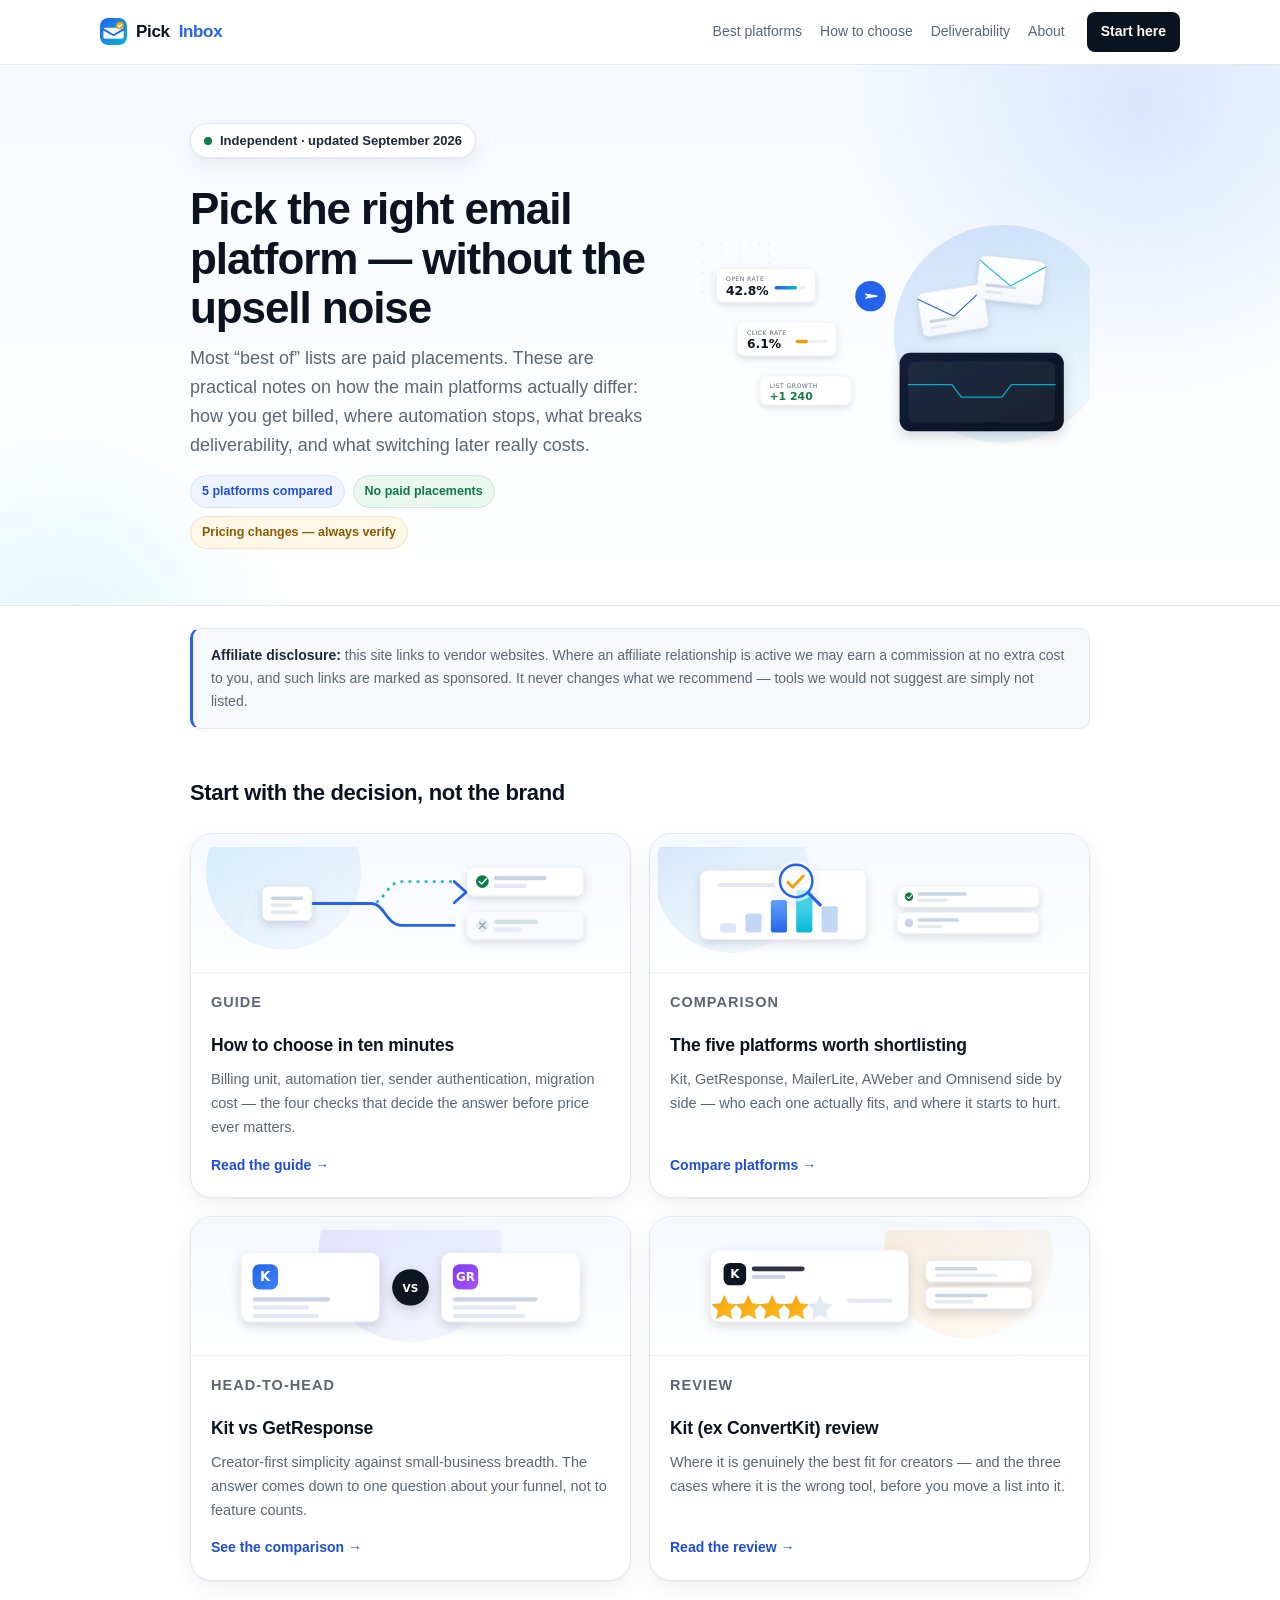
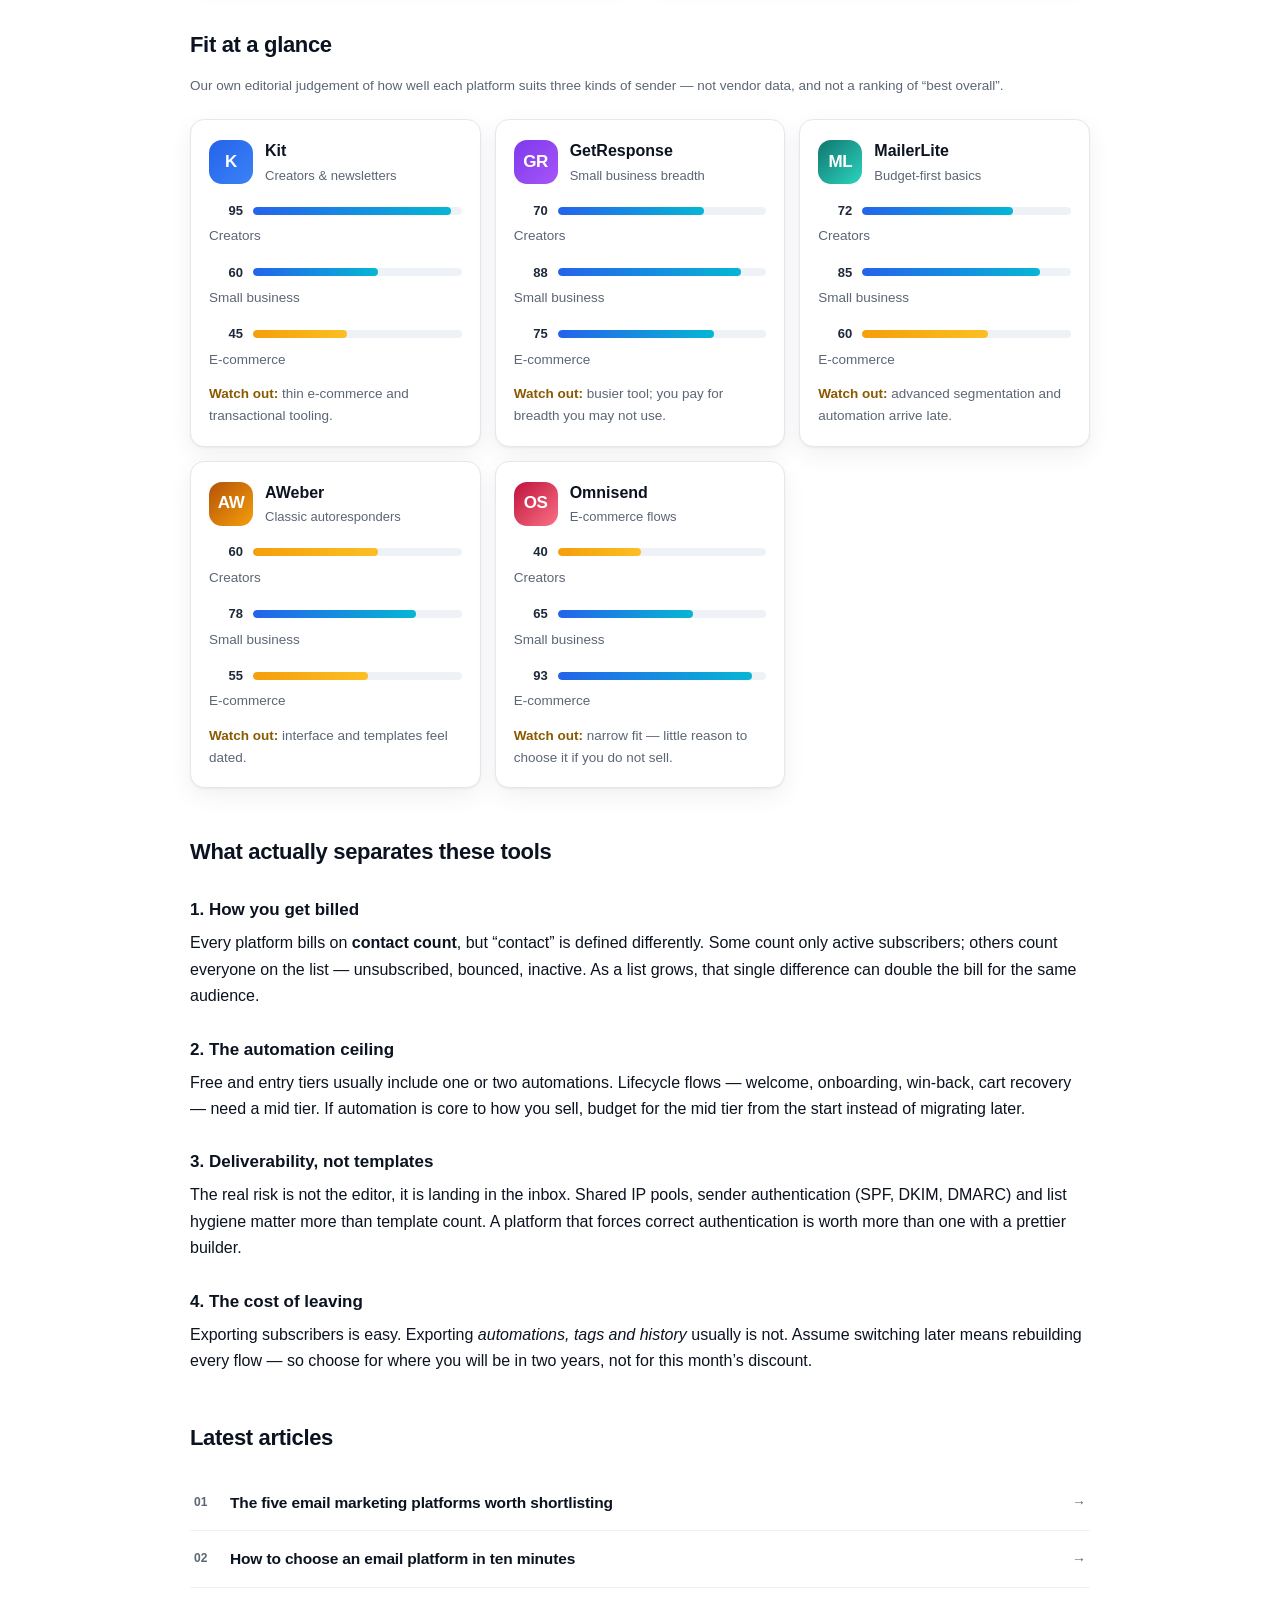
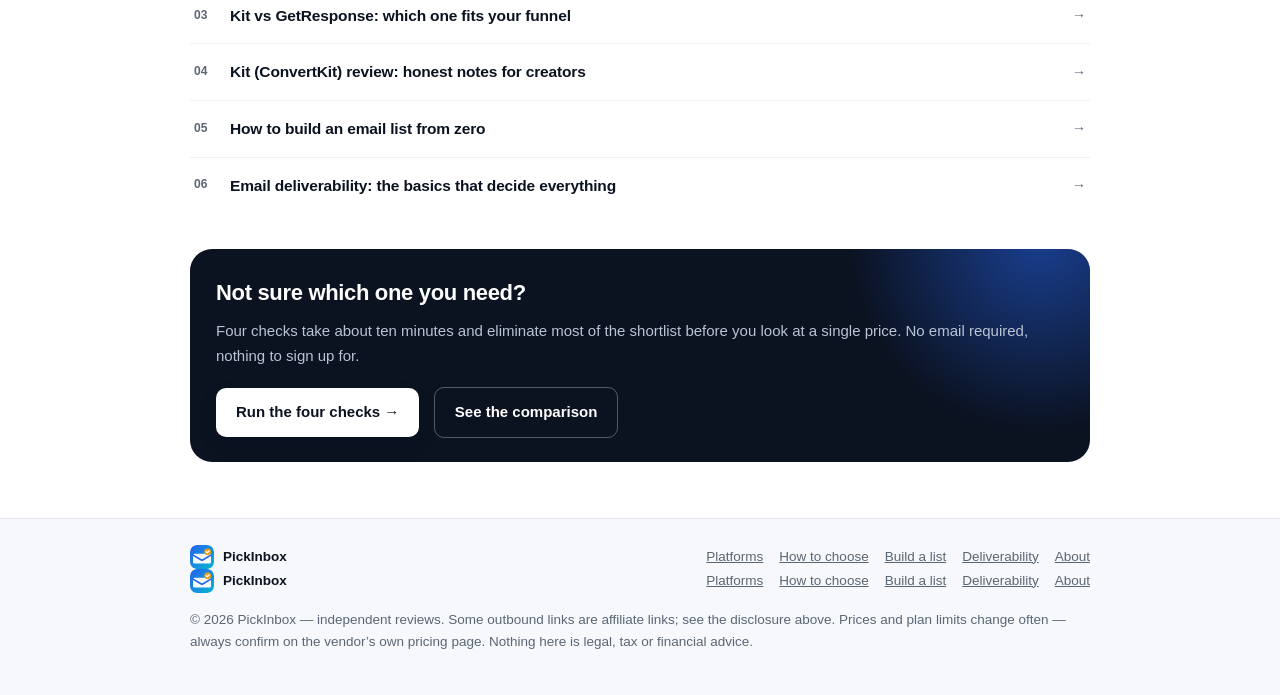
<file: index.html>
<!DOCTYPE html>
<html lang="en">
<head>
<meta charset="utf-8">
<meta name="viewport" content="width=device-width, initial-scale=1">
<title>PickInbox — choose the right email marketing platform</title>
<meta name="description" content="Plain-English comparisons of email marketing and creator platforms: how they really differ on billing, automation, deliverability and migration cost. Independent notes, no paid placements.">
<link rel="canonical" href="https://ostrovde.github.io/pickinbox/">
<link rel="icon" href="assets/img/favicon.svg" type="image/svg+xml">
<meta property="og:type" content="website">
<meta property="og:title" content="PickInbox — choose the right email marketing platform">
<meta property="og:description" content="How the main email platforms actually differ: billing unit, automation ceiling, deliverability, and what leaving costs.">
<meta property="og:image" content="https://ostrovde.github.io/pickinbox/assets/img/og-cover.png">
<meta property="og:url" content="https://ostrovde.github.io/pickinbox/">
<meta name="twitter:card" content="summary_large_image">
<link rel="stylesheet" href="assets/style.css">
</head>
<body>

<header>
  <div class="wrap-wide">
    <a class="brand" href="index.html"><img src="assets/img/favicon.svg" alt="">Pick<span>Inbox</span></a>
    <nav>
      <a href="best-email-marketing-platforms.html">Best platforms</a>
      <a href="how-to-choose-email-platform.html">How to choose</a>
      <a href="email-deliverability-basics.html">Deliverability</a>
      <a href="about.html">About</a>
      <a class="cta-nav" href="how-to-choose-email-platform.html">Start here</a>
    </nav>
  </div>
</header>

<section class="band">
  <div class="wrap band-in">
    <div>
      <p class="hchip"><i></i> Independent · updated September 2026</p>
      <h1>Pick the right email platform — without the upsell noise</h1>
      <p class="lede">Most “best of” lists are paid placements. These are practical notes on how the
      main platforms actually differ: how you get billed, where automation stops, what breaks
      deliverability, and what switching later really costs.</p>
      <div class="badges">
        <span class="badge">5 platforms compared</span>
        <span class="badge ok">No paid placements</span>
        <span class="badge warm">Pricing changes — always verify</span>
      </div>
    </div>
    <figure class="band-art">
      <img src="assets/img/hero-inbox.svg" width="1120" height="620"
           alt="Message cards flying into an inbox tray, with open-rate, click-rate and list-growth metrics">
    </figure>
  </div>
</section>

<main class="wrap">

  <div class="note">
    <b>Affiliate disclosure:</b> this site links to vendor websites. Where an affiliate relationship
    is active we may earn a commission at no extra cost to you, and such links are marked as
    sponsored. It never changes what we recommend — tools we would not suggest are simply not listed.
  </div>

  <h2>Start with the decision, not the brand</h2>
  <div class="cards">
    <div class="card">
      <a class="thumb" href="how-to-choose-email-platform.html"><img src="assets/img/g-choose.svg"
         width="1200" height="320" alt=""></a>
      <div class="body">
        <p class="tag">Guide</p>
        <h3>How to choose in ten minutes</h3>
        <p>Billing unit, automation tier, sender authentication, migration cost — the four checks that
        decide the answer before price ever matters.</p>
        <a class="more" href="how-to-choose-email-platform.html">Read the guide →</a>
      </div>
    </div>
    <div class="card">
      <a class="thumb" href="best-email-marketing-platforms.html"><img src="assets/img/g-compare.svg"
         width="1200" height="320" alt=""></a>
      <div class="body">
        <p class="tag">Comparison</p>
        <h3>The five platforms worth shortlisting</h3>
        <p>Kit, GetResponse, MailerLite, AWeber and Omnisend side by side — who each one actually
        fits, and where it starts to hurt.</p>
        <a class="more" href="best-email-marketing-platforms.html">Compare platforms →</a>
      </div>
    </div>
    <div class="card">
      <a class="thumb" href="kit-vs-getresponse.html"><img src="assets/img/g-duel.svg"
         width="1200" height="320" alt=""></a>
      <div class="body">
        <p class="tag">Head-to-head</p>
        <h3>Kit vs GetResponse</h3>
        <p>Creator-first simplicity against small-business breadth. The answer comes down to one
        question about your funnel, not to feature counts.</p>
        <a class="more" href="kit-vs-getresponse.html">See the comparison →</a>
      </div>
    </div>
    <div class="card">
      <a class="thumb" href="kit-review.html"><img src="assets/img/g-review.svg"
         width="1200" height="320" alt=""></a>
      <div class="body">
        <p class="tag">Review</p>
        <h3>Kit (ex ConvertKit) review</h3>
        <p>Where it is genuinely the best fit for creators — and the three cases where it is the wrong
        tool, before you move a list into it.</p>
        <a class="more" href="kit-review.html">Read the review →</a>
      </div>
    </div>
  </div>

  <h2>Fit at a glance</h2>
  <p class="small">Our own editorial judgement of how well each platform suits three kinds of sender —
  not vendor data, and not a ranking of “best overall”.</p>
  <div class="tiles">
    <div class="tile">
      <div class="tile-top">
        <span class="mono kit">K</span>
        <div><h3>Kit</h3><p class="for">Creators &amp; newsletters</p></div>
      </div>
      <div class="score"><span class="val">95</span><span class="track"><span class="fill" style="width:95%"></span></span></div>
      <p class="small" style="margin:4px 0 8px">Creators</p>
      <div class="score"><span class="val">60</span><span class="track"><span class="fill" style="width:60%"></span></span></div>
      <p class="small" style="margin:4px 0 8px">Small business</p>
      <div class="score"><span class="val">45</span><span class="track"><span class="fill warm" style="width:45%"></span></span></div>
      <p class="small" style="margin:4px 0 0">E-commerce</p>
      <p class="hurt"><b>Watch out:</b> thin e-commerce and transactional tooling.</p>
    </div>
    <div class="tile">
      <div class="tile-top">
        <span class="mono gr">GR</span>
        <div><h3>GetResponse</h3><p class="for">Small business breadth</p></div>
      </div>
      <div class="score"><span class="val">70</span><span class="track"><span class="fill" style="width:70%"></span></span></div>
      <p class="small" style="margin:4px 0 8px">Creators</p>
      <div class="score"><span class="val">88</span><span class="track"><span class="fill" style="width:88%"></span></span></div>
      <p class="small" style="margin:4px 0 8px">Small business</p>
      <div class="score"><span class="val">75</span><span class="track"><span class="fill" style="width:75%"></span></span></div>
      <p class="small" style="margin:4px 0 0">E-commerce</p>
      <p class="hurt"><b>Watch out:</b> busier tool; you pay for breadth you may not use.</p>
    </div>
    <div class="tile">
      <div class="tile-top">
        <span class="mono ml">ML</span>
        <div><h3>MailerLite</h3><p class="for">Budget-first basics</p></div>
      </div>
      <div class="score"><span class="val">72</span><span class="track"><span class="fill" style="width:72%"></span></span></div>
      <p class="small" style="margin:4px 0 8px">Creators</p>
      <div class="score"><span class="val">85</span><span class="track"><span class="fill" style="width:85%"></span></span></div>
      <p class="small" style="margin:4px 0 8px">Small business</p>
      <div class="score"><span class="val">60</span><span class="track"><span class="fill warm" style="width:60%"></span></span></div>
      <p class="small" style="margin:4px 0 0">E-commerce</p>
      <p class="hurt"><b>Watch out:</b> advanced segmentation and automation arrive late.</p>
    </div>
    <div class="tile">
      <div class="tile-top">
        <span class="mono aw">AW</span>
        <div><h3>AWeber</h3><p class="for">Classic autoresponders</p></div>
      </div>
      <div class="score"><span class="val">60</span><span class="track"><span class="fill warm" style="width:60%"></span></span></div>
      <p class="small" style="margin:4px 0 8px">Creators</p>
      <div class="score"><span class="val">78</span><span class="track"><span class="fill" style="width:78%"></span></span></div>
      <p class="small" style="margin:4px 0 8px">Small business</p>
      <div class="score"><span class="val">55</span><span class="track"><span class="fill warm" style="width:55%"></span></span></div>
      <p class="small" style="margin:4px 0 0">E-commerce</p>
      <p class="hurt"><b>Watch out:</b> interface and templates feel dated.</p>
    </div>
    <div class="tile">
      <div class="tile-top">
        <span class="mono os">OS</span>
        <div><h3>Omnisend</h3><p class="for">E-commerce flows</p></div>
      </div>
      <div class="score"><span class="val">40</span><span class="track"><span class="fill warm" style="width:40%"></span></span></div>
      <p class="small" style="margin:4px 0 8px">Creators</p>
      <div class="score"><span class="val">65</span><span class="track"><span class="fill" style="width:65%"></span></span></div>
      <p class="small" style="margin:4px 0 8px">Small business</p>
      <div class="score"><span class="val">93</span><span class="track"><span class="fill" style="width:93%"></span></span></div>
      <p class="small" style="margin:4px 0 0">E-commerce</p>
      <p class="hurt"><b>Watch out:</b> narrow fit — little reason to choose it if you do not sell.</p>
    </div>
  </div>

  <h2>What actually separates these tools</h2>

  <h3>1. How you get billed</h3>
  <p>Every platform bills on <b>contact count</b>, but “contact” is defined differently. Some count
  only active subscribers; others count everyone on the list — unsubscribed, bounced, inactive.
  As a list grows, that single difference can double the bill for the same audience.</p>

  <h3>2. The automation ceiling</h3>
  <p>Free and entry tiers usually include one or two automations. Lifecycle flows — welcome,
  onboarding, win-back, cart recovery — need a mid tier. If automation is core to how you sell,
  budget for the mid tier from the start instead of migrating later.</p>

  <h3>3. Deliverability, not templates</h3>
  <p>The real risk is not the editor, it is landing in the inbox. Shared IP pools, sender
  authentication (SPF, DKIM, DMARC) and list hygiene matter more than template count. A platform that
  forces correct authentication is worth more than one with a prettier builder.</p>

  <h3>4. The cost of leaving</h3>
  <p>Exporting subscribers is easy. Exporting <i>automations, tags and history</i> usually is not.
  Assume switching later means rebuilding every flow — so choose for where you will be in two years,
  not for this month’s discount.</p>

  <h2>Latest articles</h2>
  <ul class="artlist">
    <li><a href="best-email-marketing-platforms.html"><span class="num">01</span>
      <span class="t">The five email marketing platforms worth shortlisting</span>
      <span class="arrow">→</span></a></li>
    <li><a href="how-to-choose-email-platform.html"><span class="num">02</span>
      <span class="t">How to choose an email platform in ten minutes</span>
      <span class="arrow">→</span></a></li>
    <li><a href="kit-vs-getresponse.html"><span class="num">03</span>
      <span class="t">Kit vs GetResponse: which one fits your funnel</span>
      <span class="arrow">→</span></a></li>
    <li><a href="kit-review.html"><span class="num">04</span>
      <span class="t">Kit (ConvertKit) review: honest notes for creators</span>
      <span class="arrow">→</span></a></li>
    <li><a href="how-to-build-an-email-list.html"><span class="num">05</span>
      <span class="t">How to build an email list from zero</span>
      <span class="arrow">→</span></a></li>
    <li><a href="email-deliverability-basics.html"><span class="num">06</span>
      <span class="t">Email deliverability: the basics that decide everything</span>
      <span class="arrow">→</span></a></li>
  </ul>

  <div class="cta">
    <h2>Not sure which one you need?</h2>
    <p>Four checks take about ten minutes and eliminate most of the shortlist before you look at a
    single price. No email required, nothing to sign up for.</p>
    <a class="btn btn-light" href="how-to-choose-email-platform.html">Run the four checks →</a>
    <a class="btn btn-ghost" href="best-email-marketing-platforms.html">See the comparison</a>
  </div>

</main>

<footer>
  <div class="wrap">
    <div class="foot-in">
      <span class="foot-brand"><img src="assets/img/favicon.svg" alt="">PickInbox</span>
      <span class="foot-links">
        <a href="best-email-marketing-platforms.html">Platforms</a>
        <a href="how-to-choose-email-platform.html">How to choose</a>
        <a href="how-to-build-an-email-list.html">Build a list</a>
        <a href="email-deliverability-basics.html">Deliverability</a>
        <a href="about.html">About</a>
      </span>
    </div>
    <div class="foot-in">
      <span class="foot-brand"><img src="assets/img/favicon.svg" alt="">PickInbox</span>
      <span class="foot-links">
        <a href="best-email-marketing-platforms.html">Platforms</a>
        <a href="how-to-choose-email-platform.html">How to choose</a>
        <a href="how-to-build-an-email-list.html">Build a list</a>
        <a href="email-deliverability-basics.html">Deliverability</a>
        <a href="about.html">About</a>
      </span>
    </div>
    <p class="small" style="margin:16px 0 0">© 2026 PickInbox — independent reviews. Some outbound
    links are affiliate links; see the disclosure above. Prices and plan limits change often — always
    confirm on the vendor’s own pricing page. Nothing here is legal, tax or financial advice.</p>
  </div>
</footer>

<script src="assets/links.js" defer></script>
</body>
</html>
</file>
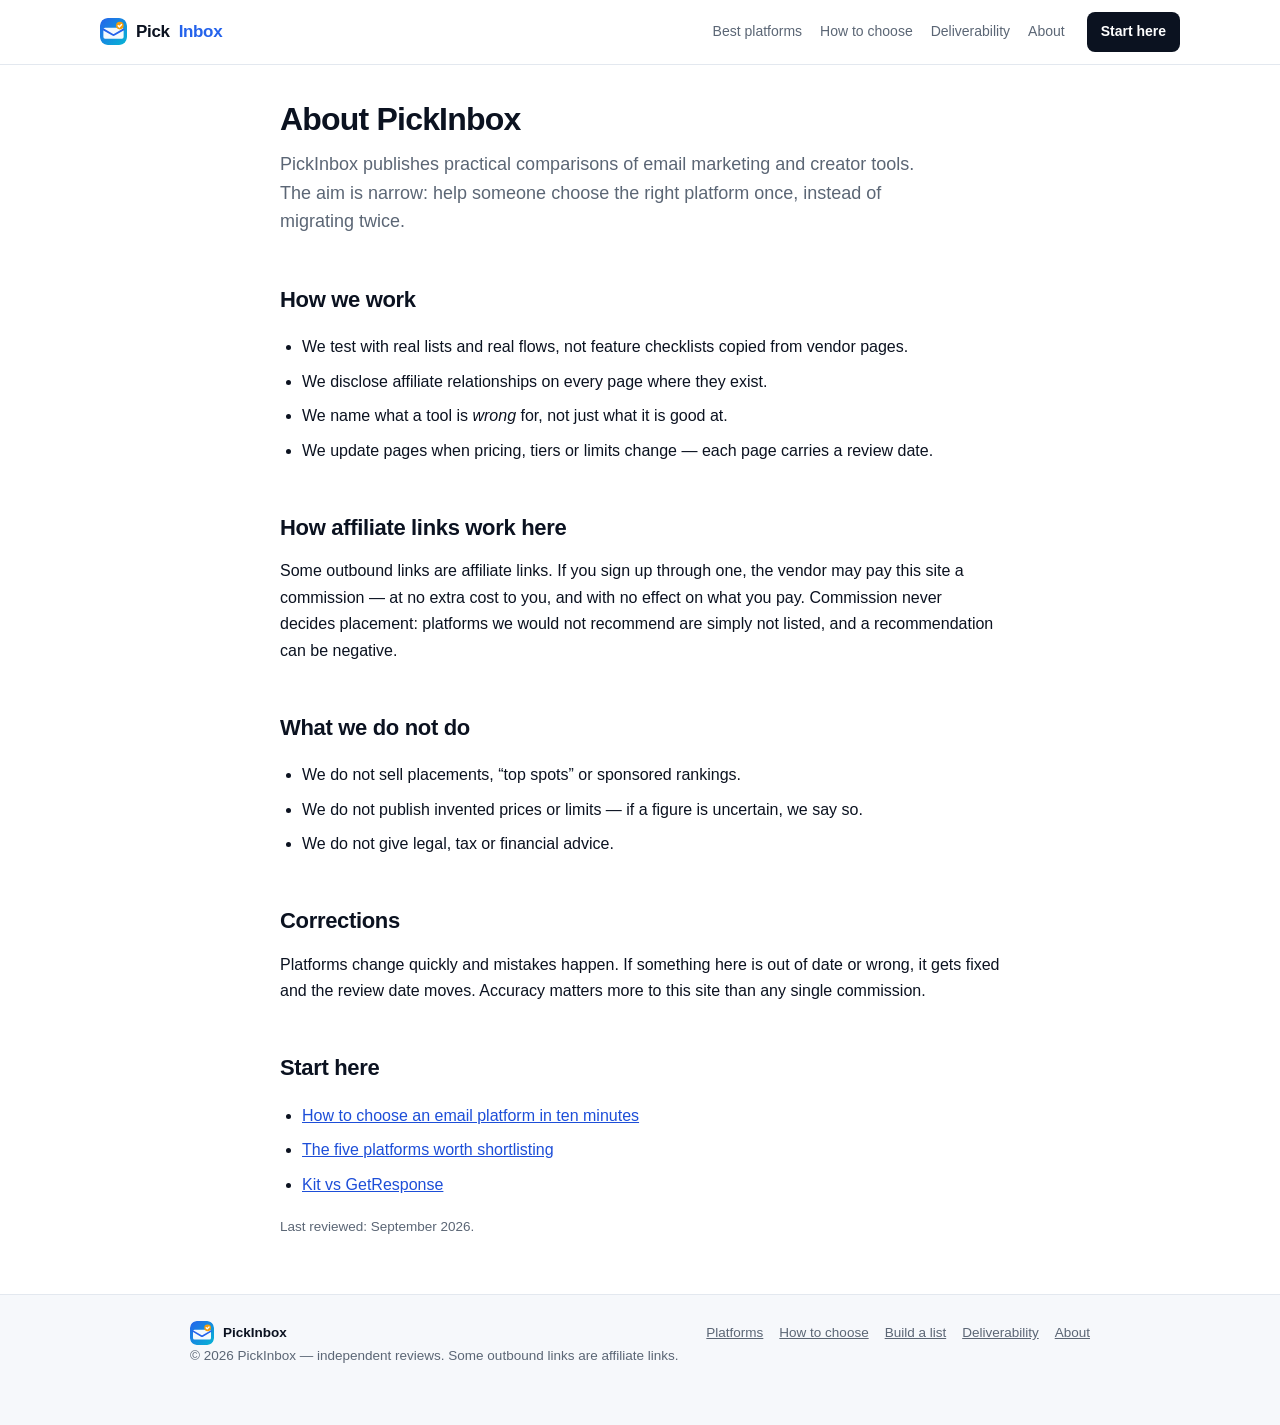
<file: about.html>
<!DOCTYPE html>
<html lang="en">
<head>
<meta charset="utf-8">
<meta name="viewport" content="width=device-width, initial-scale=1">
<title>About PickInbox</title>
<meta name="description" content="Who writes PickInbox, how the comparisons are made, and how affiliate links are handled.">
<link rel="canonical" href="https://ostrovde.github.io/pickinbox/about.html">
<link rel="icon" href="assets/img/favicon.svg" type="image/svg+xml">
<meta property="og:type" content="article">
<meta property="og:title" content="About PickInbox">
<meta property="og:description" content="Who writes PickInbox, how the comparisons are made, and how affiliate links are handled.">
<meta property="og:image" content="https://ostrovde.github.io/pickinbox/assets/img/og-cover.png">
<meta property="og:url" content="https://ostrovde.github.io/pickinbox/about.html">
<meta name="twitter:card" content="summary_large_image">
<link rel="stylesheet" href="assets/style.css">
</head>
<body>
<header>
  <div class="wrap-wide">
    <a class="brand" href="index.html"><img src="assets/img/favicon.svg" alt="">Pick<span>Inbox</span></a>
    <nav>
      <a href="best-email-marketing-platforms.html">Best platforms</a>
      <a href="how-to-choose-email-platform.html">How to choose</a>
      <a href="email-deliverability-basics.html">Deliverability</a>
      <a href="about.html">About</a>
      <a class="cta-nav" href="how-to-choose-email-platform.html">Start here</a>
    </nav>
  </div>
</header>

<main class="wrap article">
  <h1>About PickInbox</h1>
  <p class="lede">PickInbox publishes practical comparisons of email marketing and creator tools. The
  aim is narrow: help someone choose the right platform once, instead of migrating twice.</p>

  <h2>How we work</h2>
  <ul>
    <li>We test with real lists and real flows, not feature checklists copied from vendor pages.</li>
    <li>We disclose affiliate relationships on every page where they exist.</li>
    <li>We name what a tool is <i>wrong</i> for, not just what it is good at.</li>
    <li>We update pages when pricing, tiers or limits change — each page carries a review date.</li>
  </ul>

  <h2>How affiliate links work here</h2>
  <p>Some outbound links are affiliate links. If you sign up through one, the vendor may pay this site
  a commission — at no extra cost to you, and with no effect on what you pay. Commission never decides
  placement: platforms we would not recommend are simply not listed, and a recommendation can be
  negative.</p>

  <h2>What we do not do</h2>
  <ul>
    <li>We do not sell placements, “top spots” or sponsored rankings.</li>
    <li>We do not publish invented prices or limits — if a figure is uncertain, we say so.</li>
    <li>We do not give legal, tax or financial advice.</li>
  </ul>

  <h2>Corrections</h2>
  <p>Platforms change quickly and mistakes happen. If something here is out of date or wrong, it gets
  fixed and the review date moves. Accuracy matters more to this site than any single commission.</p>

  <h2>Start here</h2>
  <ul>
    <li><a href="how-to-choose-email-platform.html">How to choose an email platform in ten minutes</a></li>
    <li><a href="best-email-marketing-platforms.html">The five platforms worth shortlisting</a></li>
    <li><a href="kit-vs-getresponse.html">Kit vs GetResponse</a></li>
  </ul>

  <p class="small">Last reviewed: September 2026.</p>
</main>

<footer>
  <div class="wrap">
    <div class="foot-in">
      <span class="foot-brand"><img src="assets/img/favicon.svg" alt="">PickInbox</span>
      <span class="foot-links">
        <a href="best-email-marketing-platforms.html">Platforms</a>
        <a href="how-to-choose-email-platform.html">How to choose</a>
        <a href="how-to-build-an-email-list.html">Build a list</a>
        <a href="email-deliverability-basics.html">Deliverability</a>
        <a href="about.html">About</a>
      </span>
    </div>
    <p>© 2026 PickInbox — independent reviews. Some outbound links are affiliate links.</p>
  </div>
</footer>
<script src="assets/links.js" defer></script>
</body>
</html>
</file>
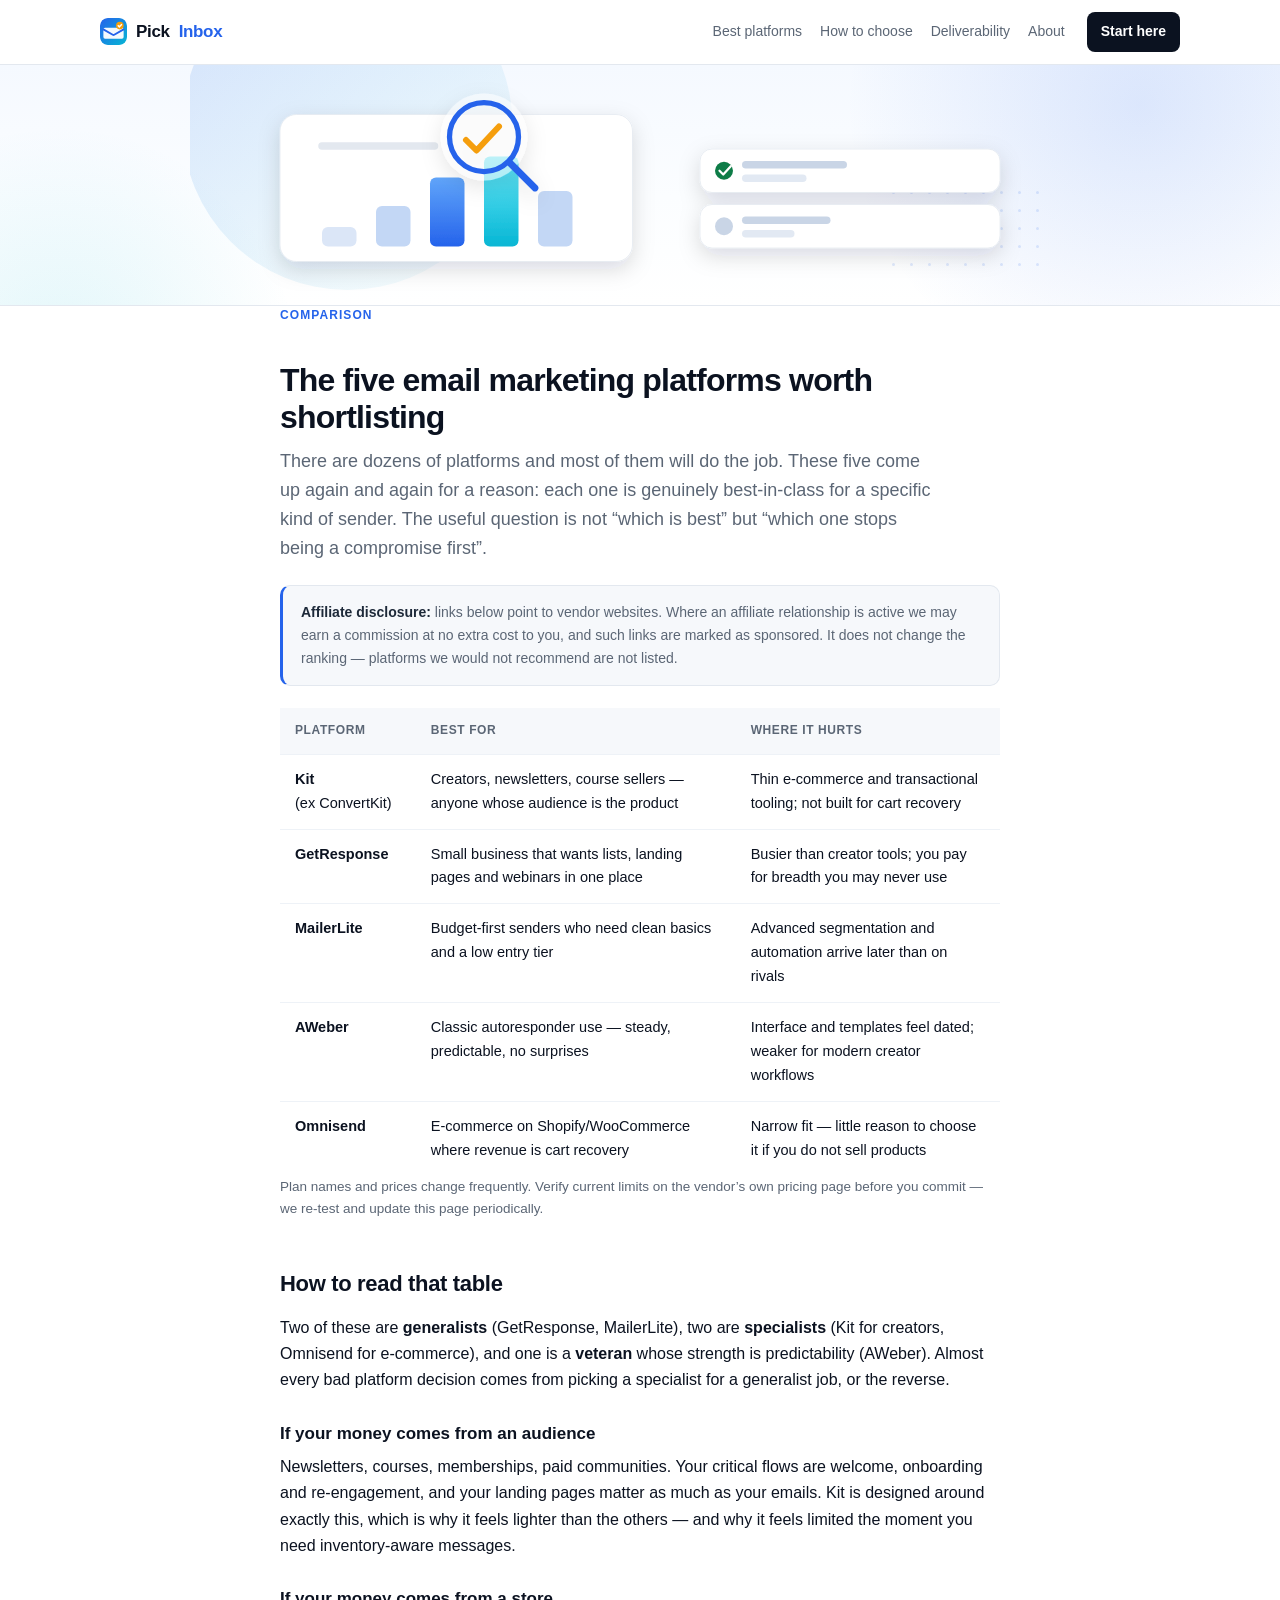
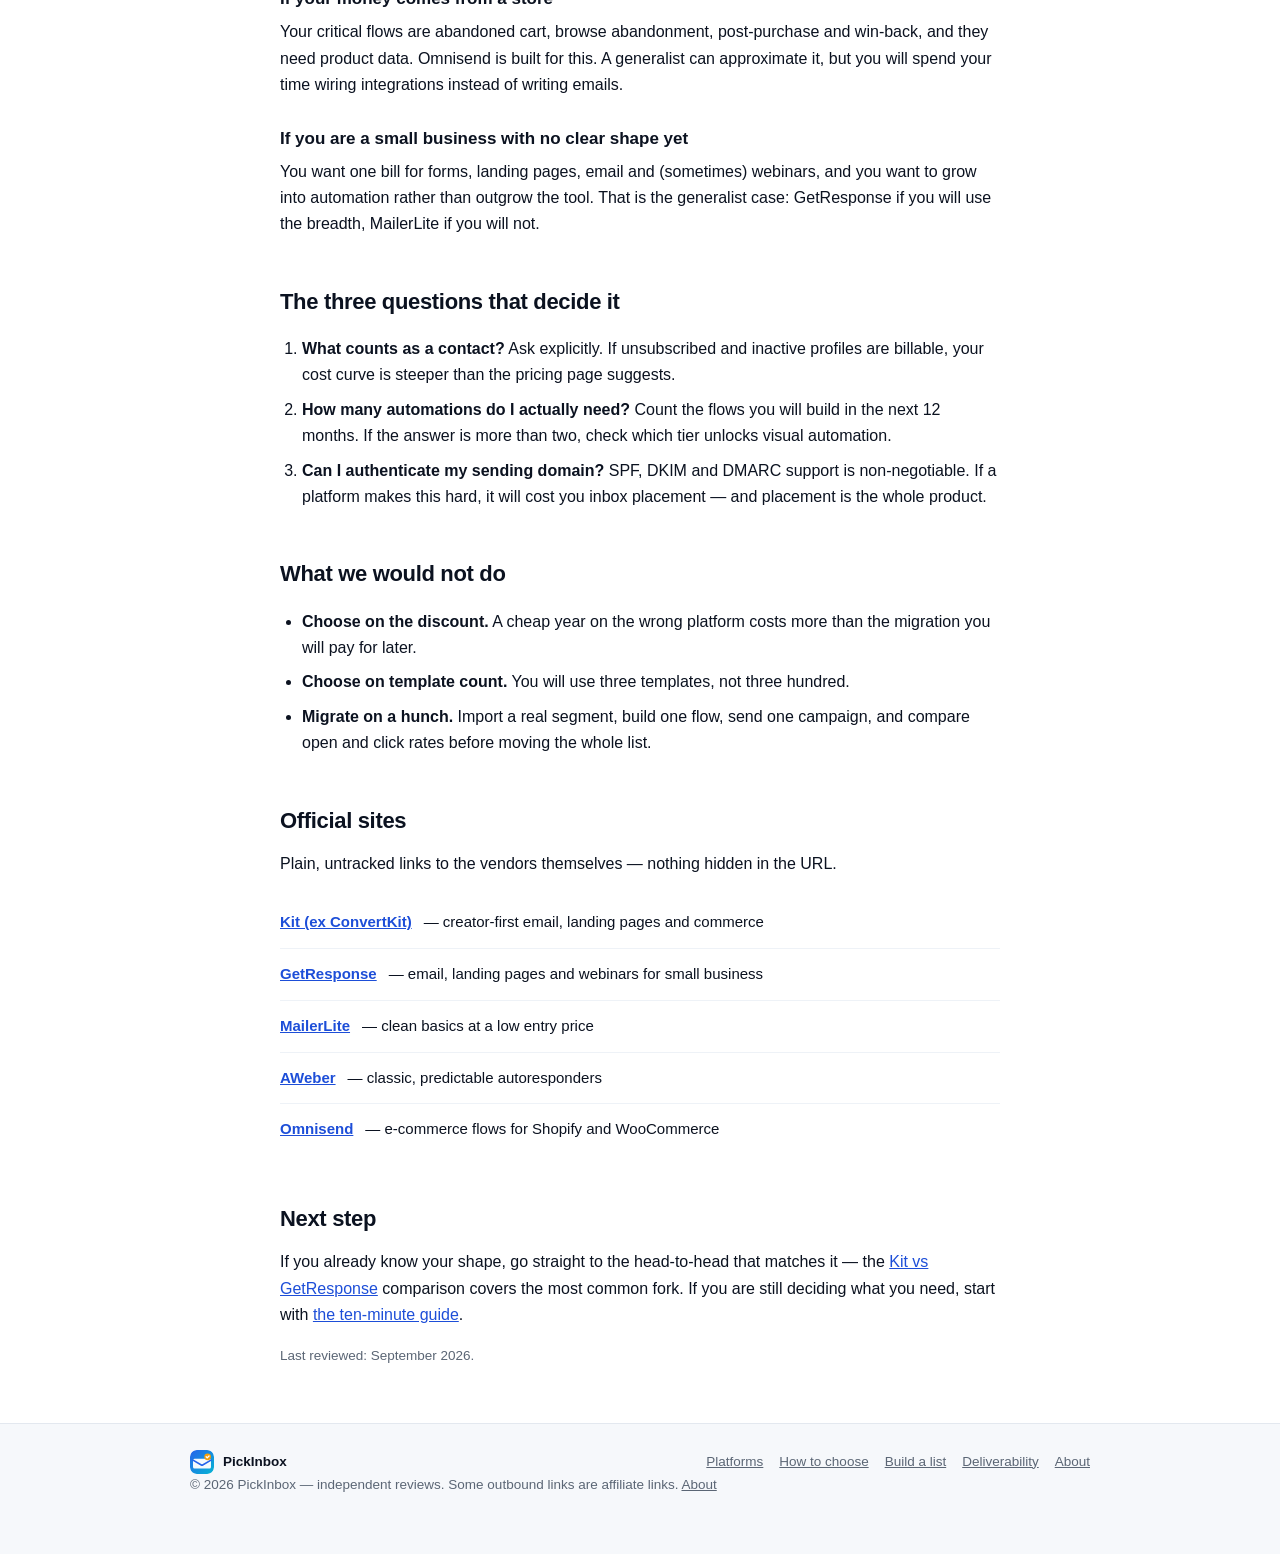
<file: best-email-marketing-platforms.html>
<!DOCTYPE html>
<html lang="en">
<head>
<meta charset="utf-8">
<meta name="viewport" content="width=device-width, initial-scale=1">
<title>The five email marketing platforms worth shortlisting (2026) — PickInbox</title>
<meta name="description" content="Kit, GetResponse, MailerLite, AWeber and Omnisend compared on billing model, automation limits and deliverability — who each platform actually fits.">
<link rel="canonical" href="https://ostrovde.github.io/pickinbox/best-email-marketing-platforms.html">
<link rel="icon" href="assets/img/favicon.svg" type="image/svg+xml">
<meta property="og:type" content="article">
<meta property="og:title" content="The five email marketing platforms worth shortlisting (2026) — PickInbox">
<meta property="og:description" content="Kit, GetResponse, MailerLite, AWeber and Omnisend compared on billing model, automation limits and deliverability — who each platform actually fits.">
<meta property="og:image" content="https://ostrovde.github.io/pickinbox/assets/img/og-cover.png">
<meta property="og:url" content="https://ostrovde.github.io/pickinbox/best-email-marketing-platforms.html">
<meta name="twitter:card" content="summary_large_image">
<link rel="stylesheet" href="assets/style.css">
</head>
<body>
<header>
  <div class="wrap-wide">
    <a class="brand" href="index.html"><img src="assets/img/favicon.svg" alt="">Pick<span>Inbox</span></a>
    <nav>
      <a href="best-email-marketing-platforms.html">Best platforms</a>
      <a href="how-to-choose-email-platform.html">How to choose</a>
      <a href="email-deliverability-basics.html">Deliverability</a>
      <a href="about.html">About</a>
      <a class="cta-nav" href="how-to-choose-email-platform.html">Start here</a>
    </nav>
  </div>
</header>

<section class="band band-slim">
  <div class="wrap">
    <figure class="band-art"><img src="assets/img/g-compare.svg" width="1200" height="320" alt="Comparison chart with a magnifier over the leading option"></figure>
  </div>
</section>

<main class="wrap article">
  <p class="kicker">Comparison</p>
  <h1>The five email marketing platforms worth shortlisting</h1>
  <p class="lede">There are dozens of platforms and most of them will do the job. These five come up
  again and again for a reason: each one is genuinely best-in-class for a specific kind of sender.
  The useful question is not “which is best” but “which one stops being a compromise first”.</p>

  <div class="note"><b>Affiliate disclosure:</b> links below point to vendor websites. Where an
  affiliate relationship is active we may earn a commission at no extra cost to you, and such links
  are marked as sponsored. It does not change the ranking — platforms we would not recommend are not
  listed.</div>

  <table>
    <thead><tr><th>Platform</th><th>Best for</th><th>Where it hurts</th></tr></thead>
    <tbody>
      <tr><td><b>Kit</b> (ex&nbsp;ConvertKit)</td>
          <td>Creators, newsletters, course sellers — anyone whose audience is the product</td>
          <td>Thin e-commerce and transactional tooling; not built for cart recovery</td></tr>
      <tr><td><b>GetResponse</b></td>
          <td>Small business that wants lists, landing pages and webinars in one place</td>
          <td>Busier than creator tools; you pay for breadth you may never use</td></tr>
      <tr><td><b>MailerLite</b></td>
          <td>Budget-first senders who need clean basics and a low entry tier</td>
          <td>Advanced segmentation and automation arrive later than on rivals</td></tr>
      <tr><td><b>AWeber</b></td>
          <td>Classic autoresponder use — steady, predictable, no surprises</td>
          <td>Interface and templates feel dated; weaker for modern creator workflows</td></tr>
      <tr><td><b>Omnisend</b></td>
          <td>E-commerce on Shopify/WooCommerce where revenue is cart recovery</td>
          <td>Narrow fit — little reason to choose it if you do not sell products</td></tr>
    </tbody>
  </table>
  <p class="small">Plan names and prices change frequently. Verify current limits on the vendor’s own
  pricing page before you commit — we re-test and update this page periodically.</p>

  <h2>How to read that table</h2>
  <p>Two of these are <b>generalists</b> (GetResponse, MailerLite), two are <b>specialists</b>
  (Kit for creators, Omnisend for e-commerce), and one is a <b>veteran</b> whose strength is
  predictability (AWeber). Almost every bad platform decision comes from picking a specialist for a
  generalist job, or the reverse.</p>

  <h3>If your money comes from an audience</h3>
  <p>Newsletters, courses, memberships, paid communities. Your critical flows are welcome,
  onboarding and re-engagement, and your landing pages matter as much as your emails.
  Kit is designed around exactly this, which is why it feels lighter than the others — and why it
  feels limited the moment you need inventory-aware messages.</p>

  <h3>If your money comes from a store</h3>
  <p>Your critical flows are abandoned cart, browse abandonment, post-purchase and win-back, and
  they need product data. Omnisend is built for this. A generalist can approximate it, but you will
  spend your time wiring integrations instead of writing emails.</p>

  <h3>If you are a small business with no clear shape yet</h3>
  <p>You want one bill for forms, landing pages, email and (sometimes) webinars, and you want to
  grow into automation rather than outgrow the tool. That is the generalist case: GetResponse if you
  will use the breadth, MailerLite if you will not.</p>

  <h2>The three questions that decide it</h2>
  <ol>
    <li><b>What counts as a contact?</b> Ask explicitly. If unsubscribed and inactive profiles are
    billable, your cost curve is steeper than the pricing page suggests.</li>
    <li><b>How many automations do I actually need?</b> Count the flows you will build in the next
      12 months. If the answer is more than two, check which tier unlocks visual automation.</li>
    <li><b>Can I authenticate my sending domain?</b> SPF, DKIM and DMARC support is non-negotiable.
    If a platform makes this hard, it will cost you inbox placement — and placement is the whole
    product.</li>
  </ol>

  <h2>What we would not do</h2>
  <ul>
    <li><b>Choose on the discount.</b> A cheap year on the wrong platform costs more than the
    migration you will pay for later.</li>
    <li><b>Choose on template count.</b> You will use three templates, not three hundred.</li>
    <li><b>Migrate on a hunch.</b> Import a real segment, build one flow, send one campaign, and
    compare open and click rates before moving the whole list.</li>
  </ul>

  <h2>Official sites</h2>
  <p>Plain, untracked links to the vendors themselves — nothing hidden in the URL.</p>
  <ul class="vendors">
    <li><a data-out="kit" href="https://kit.com/">Kit (ex ConvertKit)</a> — creator-first email, landing pages and commerce</li>
    <li><a data-out="getresponse" href="https://www.getresponse.com/">GetResponse</a> — email, landing pages and webinars for small business</li>
    <li><a data-out="mailerlite" href="https://www.mailerlite.com/">MailerLite</a> — clean basics at a low entry price</li>
    <li><a data-out="aweber" href="https://www.aweber.com/">AWeber</a> — classic, predictable autoresponders</li>
    <li><a data-out="omnisend" href="https://www.omnisend.com/">Omnisend</a> — e-commerce flows for Shopify and WooCommerce</li>
  </ul>
  <p class="small sponsored-note" hidden>Some links on this page are monetised. They carry
  <code>rel="sponsored"</code> and never affect the ranking above.</p>

  <h2>Next step</h2>
  <p>If you already know your shape, go straight to the head-to-head that matches it — the
  <a href="kit-vs-getresponse.html">Kit vs GetResponse</a> comparison covers the most common fork.
  If you are still deciding what you need, start with
  <a href="how-to-choose-email-platform.html">the ten-minute guide</a>.</p>

  <p class="small">Last reviewed: September 2026.</p>
</main>

<footer>
  <div class="wrap">
    <div class="foot-in">
      <span class="foot-brand"><img src="assets/img/favicon.svg" alt="">PickInbox</span>
      <span class="foot-links">
        <a href="best-email-marketing-platforms.html">Platforms</a>
        <a href="how-to-choose-email-platform.html">How to choose</a>
        <a href="how-to-build-an-email-list.html">Build a list</a>
        <a href="email-deliverability-basics.html">Deliverability</a>
        <a href="about.html">About</a>
      </span>
    </div>
    <p>© 2026 PickInbox — independent reviews. Some outbound links are affiliate links.
    <a href="about.html">About</a></p>
  </div>
</footer>
<script src="assets/links.js" defer></script>
</body>
</html>
</file>
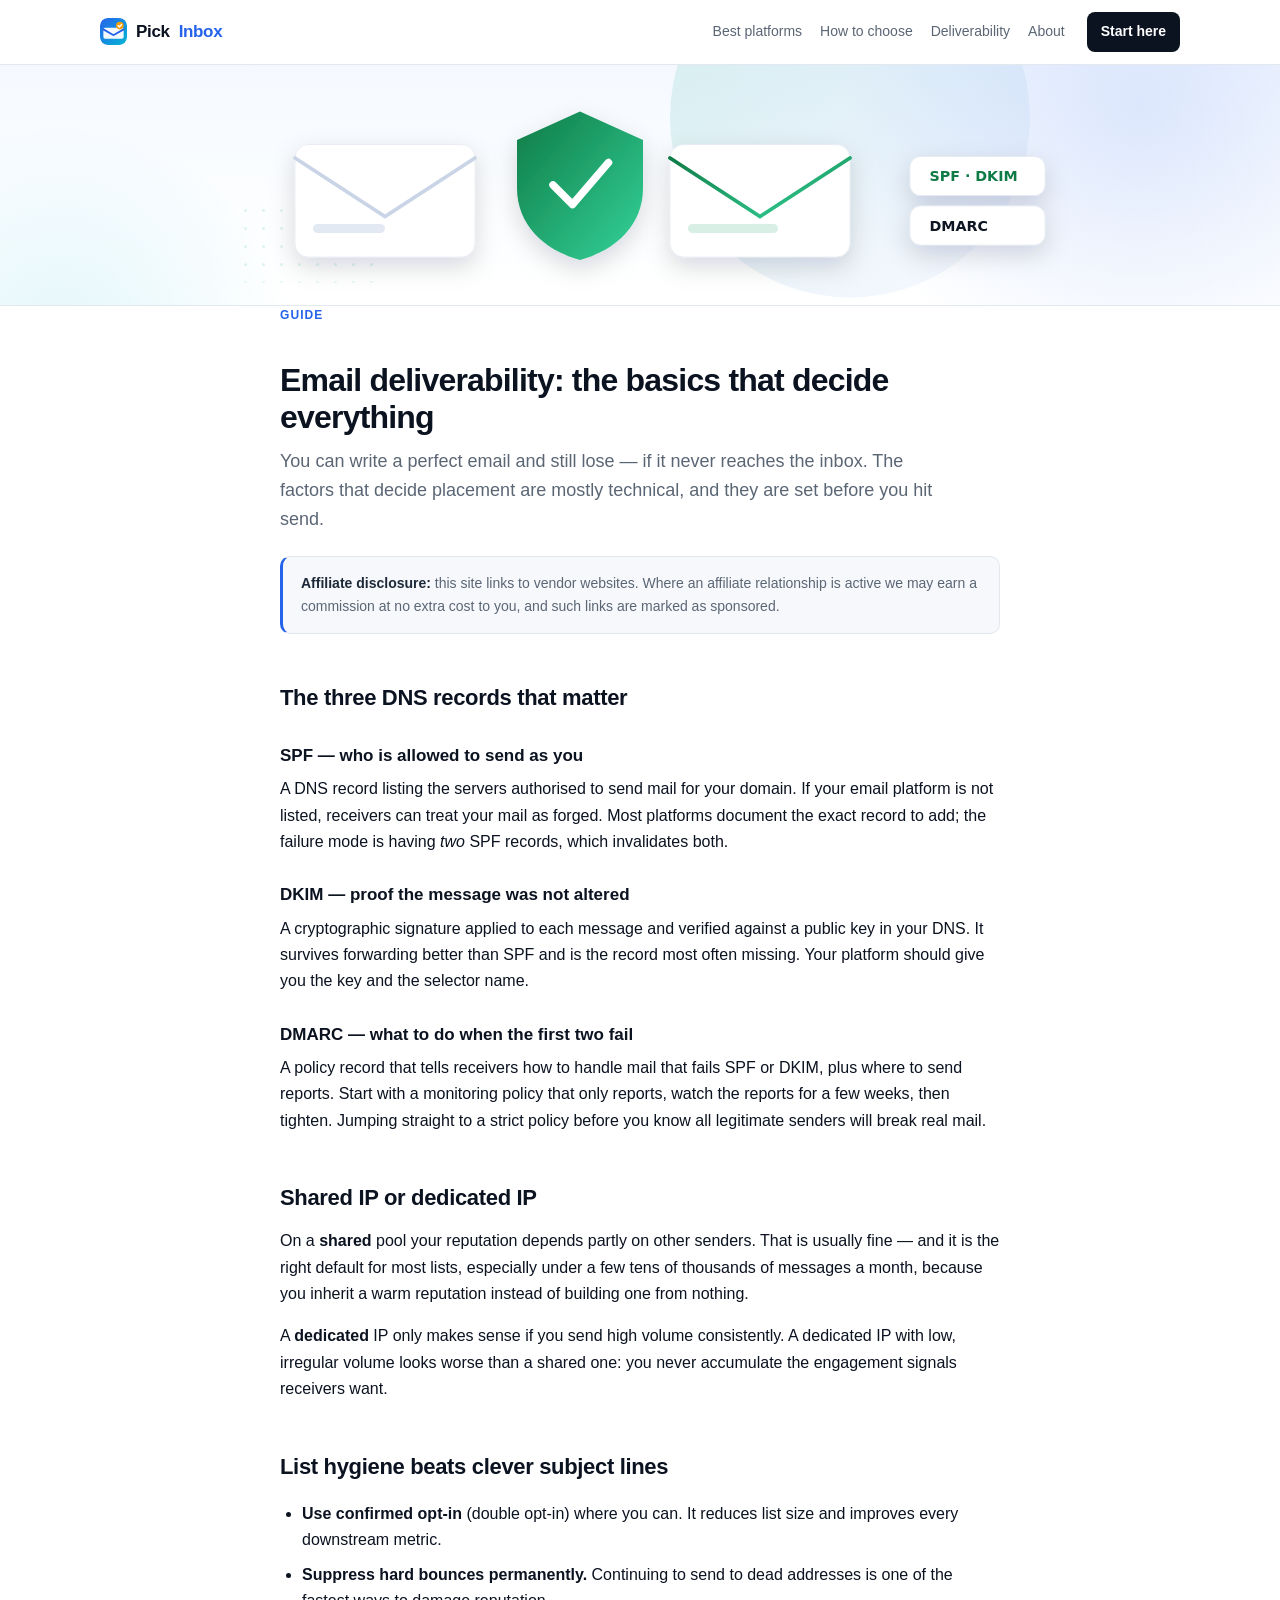
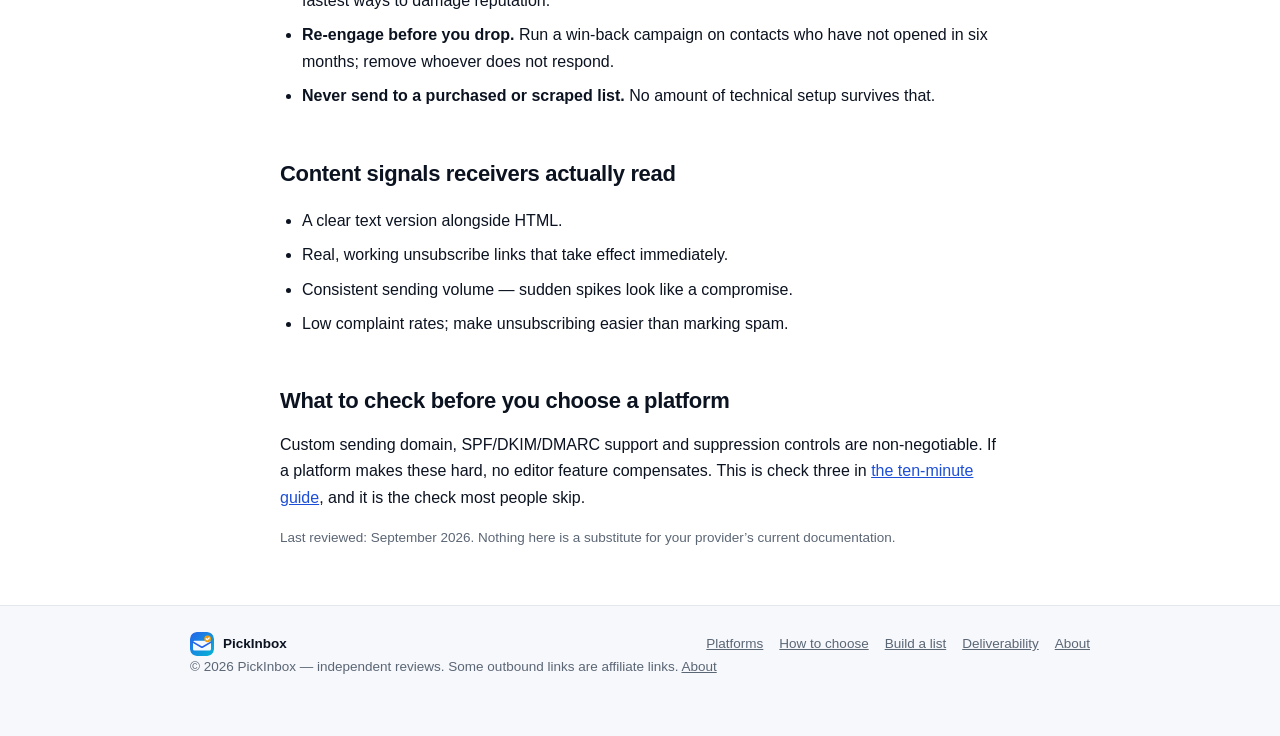
<file: email-deliverability-basics.html>
<!DOCTYPE html>
<html lang="en">
<head>
<meta charset="utf-8">
<meta name="viewport" content="width=device-width, initial-scale=1">
<title>Email deliverability: the basics that decide everything — PickInbox</title>
<meta name="description" content="SPF, DKIM, DMARC, shared versus dedicated IPs and list hygiene explained plainly — the deliverability basics that matter more than any template.">
<link rel="canonical" href="https://ostrovde.github.io/pickinbox/email-deliverability-basics.html">
<link rel="icon" href="assets/img/favicon.svg" type="image/svg+xml">
<meta property="og:type" content="article">
<meta property="og:title" content="Email deliverability: the basics that decide everything — PickInbox">
<meta property="og:description" content="SPF, DKIM, DMARC, shared versus dedicated IPs and list hygiene explained plainly — the deliverability basics that matter more than any template.">
<meta property="og:image" content="https://ostrovde.github.io/pickinbox/assets/img/og-cover.png">
<meta property="og:url" content="https://ostrovde.github.io/pickinbox/email-deliverability-basics.html">
<meta name="twitter:card" content="summary_large_image">
<link rel="stylesheet" href="assets/style.css">
</head>
<body>
<header>
  <div class="wrap-wide">
    <a class="brand" href="index.html"><img src="assets/img/favicon.svg" alt="">Pick<span>Inbox</span></a>
    <nav>
      <a href="best-email-marketing-platforms.html">Best platforms</a>
      <a href="how-to-choose-email-platform.html">How to choose</a>
      <a href="email-deliverability-basics.html">Deliverability</a>
      <a href="about.html">About</a>
      <a class="cta-nav" href="how-to-choose-email-platform.html">Start here</a>
    </nav>
  </div>
</header>

<section class="band band-slim">
  <div class="wrap">
    <figure class="band-art"><img src="assets/img/g-deliver.svg" width="1200" height="320" alt="Envelope passing a shield gate, with an authenticated tick"></figure>
  </div>
</section>

<main class="wrap article">
  <p class="kicker">Guide</p>
  <h1>Email deliverability: the basics that decide everything</h1>
  <p class="lede">You can write a perfect email and still lose — if it never reaches the inbox. The
  factors that decide placement are mostly technical, and they are set before you hit send.</p>

  <div class="note"><b>Affiliate disclosure:</b> this site links to vendor websites. Where an affiliate
  relationship is active we may earn a commission at no extra cost to you, and such links are marked
  as sponsored.</div>

  <h2>The three DNS records that matter</h2>

  <h3>SPF — who is allowed to send as you</h3>
  <p>A DNS record listing the servers authorised to send mail for your domain. If your email platform
  is not listed, receivers can treat your mail as forged. Most platforms document the exact record to
  add; the failure mode is having <i>two</i> SPF records, which invalidates both.</p>

  <h3>DKIM — proof the message was not altered</h3>
  <p>A cryptographic signature applied to each message and verified against a public key in your DNS.
  It survives forwarding better than SPF and is the record most often missing. Your platform should
  give you the key and the selector name.</p>

  <h3>DMARC — what to do when the first two fail</h3>
  <p>A policy record that tells receivers how to handle mail that fails SPF or DKIM, plus where to send
  reports. Start with a monitoring policy that only reports, watch the reports for a few weeks, then
  tighten. Jumping straight to a strict policy before you know all legitimate senders will break
  real mail.</p>

  <h2>Shared IP or dedicated IP</h2>
  <p>On a <b>shared</b> pool your reputation depends partly on other senders. That is usually fine —
  and it is the right default for most lists, especially under a few tens of thousands of messages a
  month, because you inherit a warm reputation instead of building one from nothing.</p>
  <p>A <b>dedicated</b> IP only makes sense if you send high volume consistently. A dedicated IP with
  low, irregular volume looks worse than a shared one: you never accumulate the engagement signals
  receivers want.</p>

  <h2>List hygiene beats clever subject lines</h2>
  <ul>
    <li><b>Use confirmed opt-in</b> (double opt-in) where you can. It reduces list size and improves
    every downstream metric.</li>
    <li><b>Suppress hard bounces permanently.</b> Continuing to send to dead addresses is one of the
    fastest ways to damage reputation.</li>
    <li><b>Re-engage before you drop.</b> Run a win-back campaign on contacts who have not opened in
    six months; remove whoever does not respond.</li>
    <li><b>Never send to a purchased or scraped list.</b> No amount of technical setup survives that.</li>
  </ul>

  <h2>Content signals receivers actually read</h2>
  <ul>
    <li>A clear text version alongside HTML.</li>
    <li>Real, working unsubscribe links that take effect immediately.</li>
    <li>Consistent sending volume — sudden spikes look like a compromise.</li>
    <li>Low complaint rates; make unsubscribing easier than marking spam.</li>
  </ul>

  <h2>What to check before you choose a platform</h2>
  <p>Custom sending domain, SPF/DKIM/DMARC support and suppression controls are non-negotiable. If a
  platform makes these hard, no editor feature compensates. This is check three in
  <a href="how-to-choose-email-platform.html">the ten-minute guide</a>, and it is the check most
  people skip.</p>

  <p class="small">Last reviewed: September 2026. Nothing here is a substitute for your provider’s
  current documentation.</p>
</main>

<footer>
  <div class="wrap">
    <div class="foot-in">
      <span class="foot-brand"><img src="assets/img/favicon.svg" alt="">PickInbox</span>
      <span class="foot-links">
        <a href="best-email-marketing-platforms.html">Platforms</a>
        <a href="how-to-choose-email-platform.html">How to choose</a>
        <a href="how-to-build-an-email-list.html">Build a list</a>
        <a href="email-deliverability-basics.html">Deliverability</a>
        <a href="about.html">About</a>
      </span>
    </div>
    <p>© 2026 PickInbox — independent reviews. Some outbound links are affiliate links.
    <a href="about.html">About</a></p>
  </div>
</footer>
<script src="assets/links.js" defer></script>
</body>
</html>
</file>
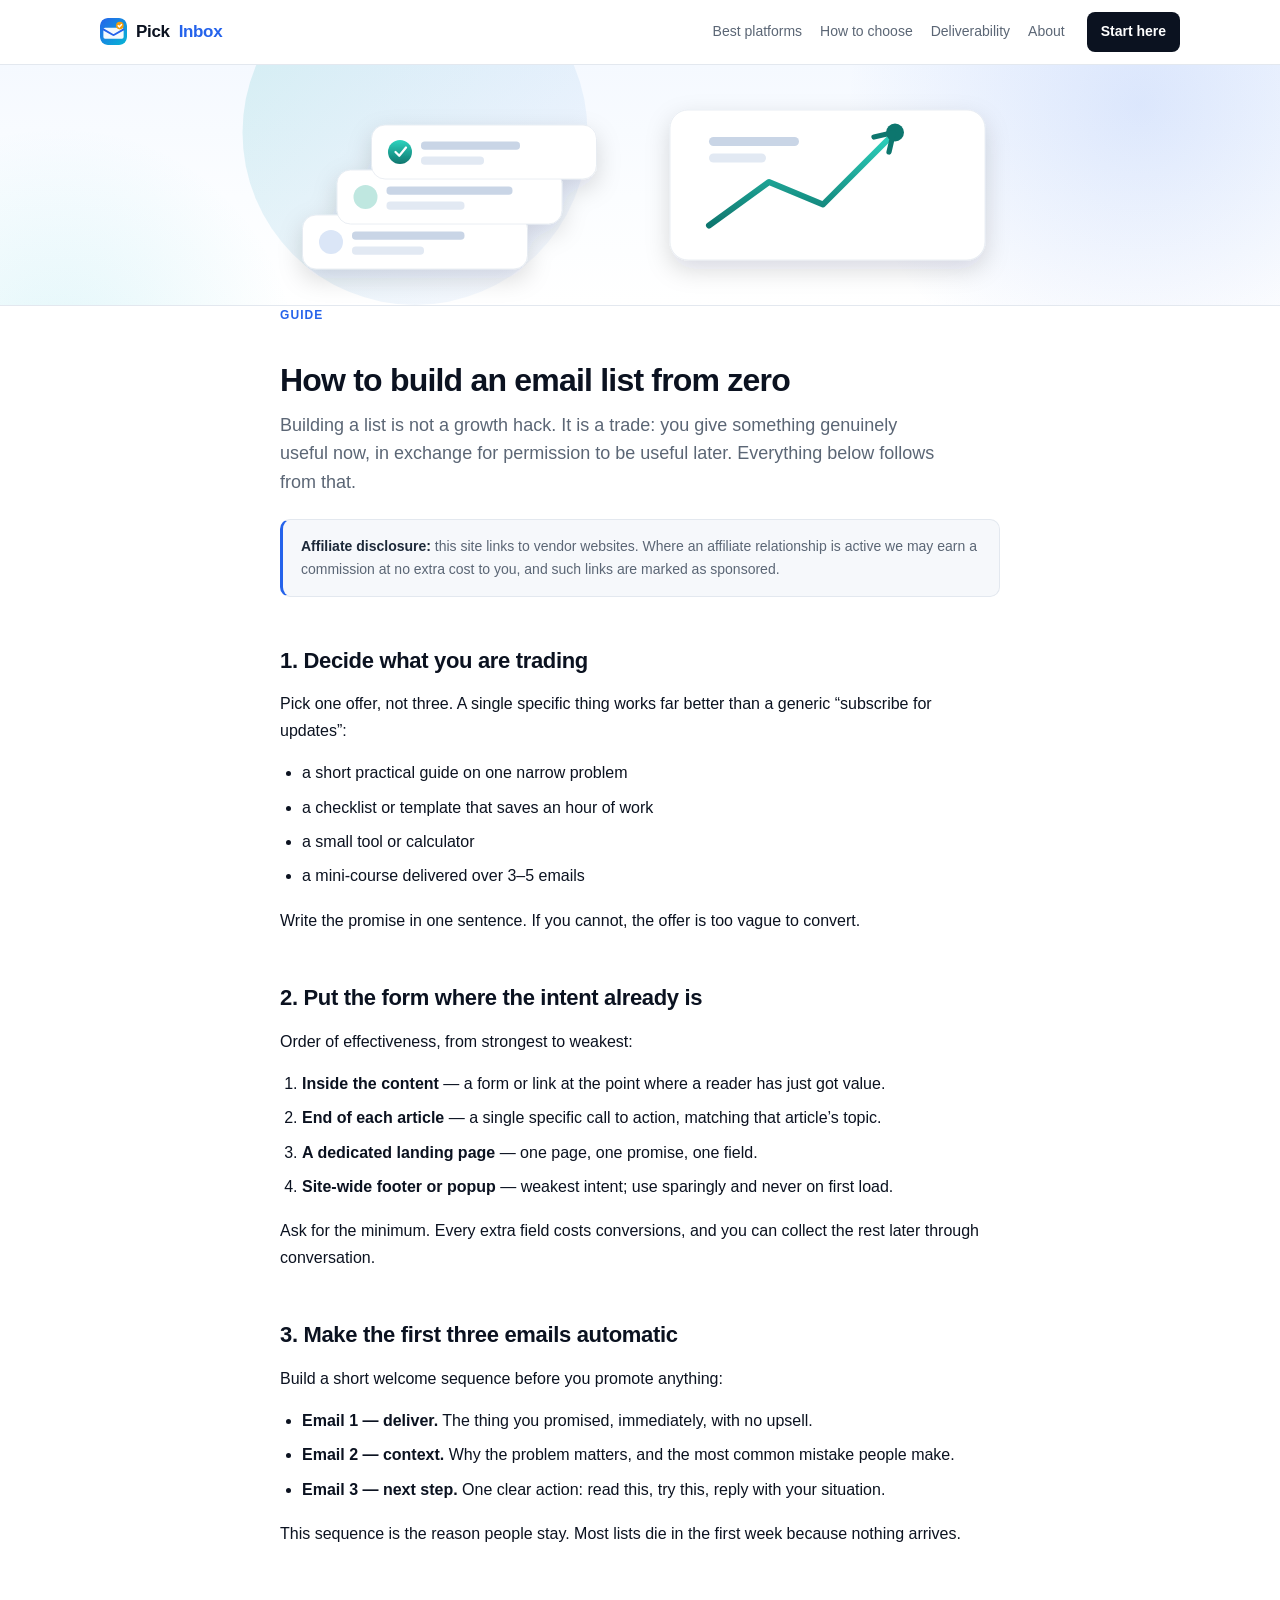
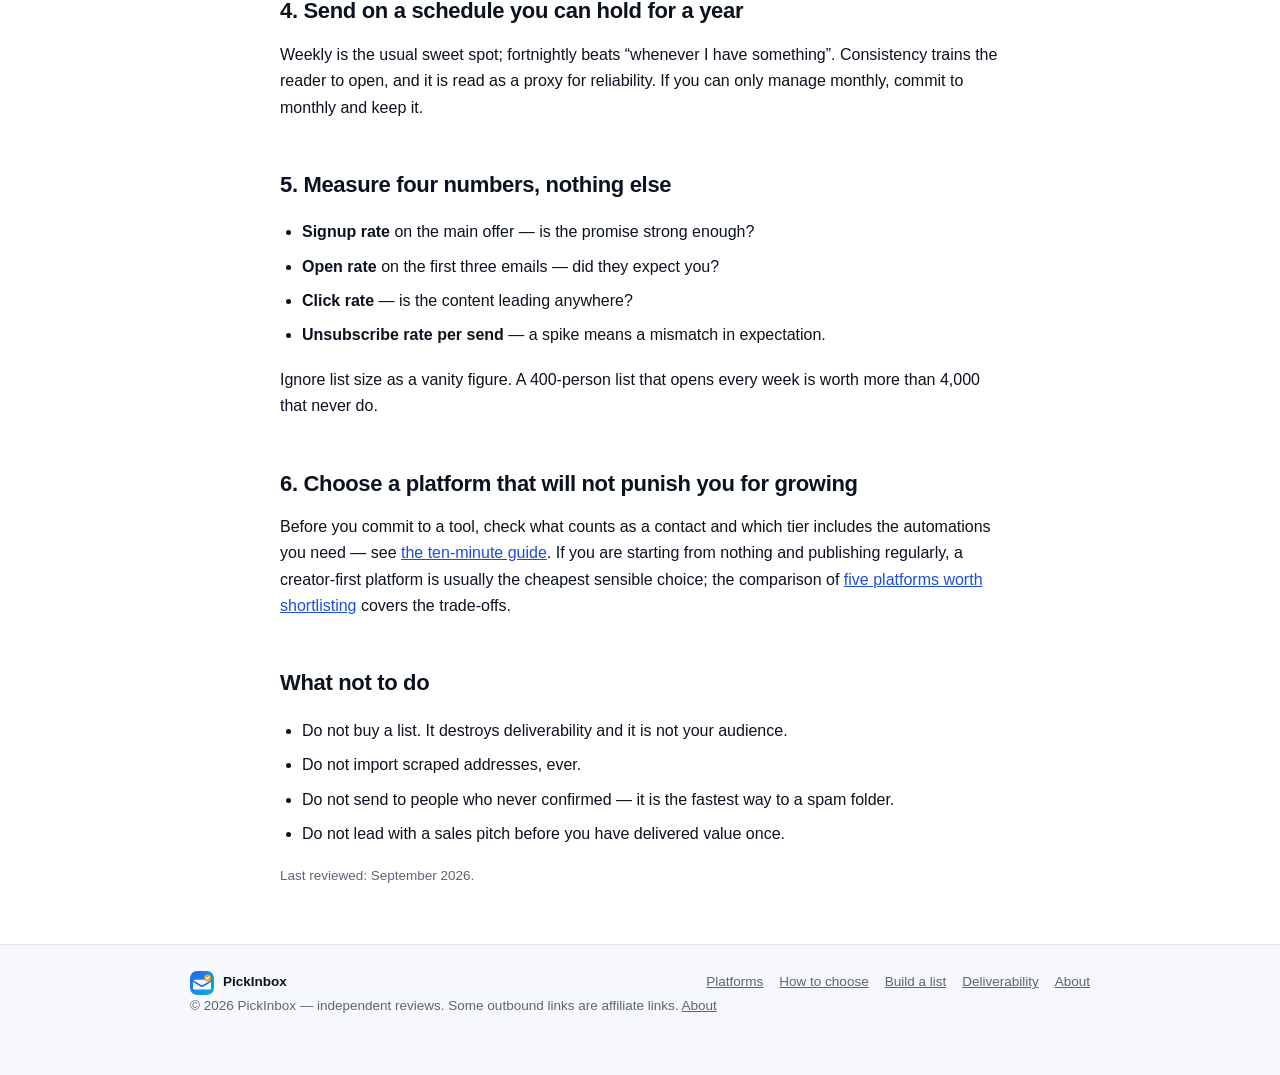
<file: how-to-build-an-email-list.html>
<!DOCTYPE html>
<html lang="en">
<head>
<meta charset="utf-8">
<meta name="viewport" content="width=device-width, initial-scale=1">
<title>How to build an email list from zero — PickInbox</title>
<meta name="description" content="A practical, no-hype sequence for building a first email list: what to offer, where to put the form, what to send first, and the metrics that tell you it is working.">
<link rel="canonical" href="https://ostrovde.github.io/pickinbox/how-to-build-an-email-list.html">
<link rel="icon" href="assets/img/favicon.svg" type="image/svg+xml">
<meta property="og:type" content="article">
<meta property="og:title" content="How to build an email list from zero — PickInbox">
<meta property="og:description" content="A practical, no-hype sequence for building a first email list: what to offer, where to put the form, what to send first, and the metrics that tell you it is working.">
<meta property="og:image" content="https://ostrovde.github.io/pickinbox/assets/img/og-cover.png">
<meta property="og:url" content="https://ostrovde.github.io/pickinbox/how-to-build-an-email-list.html">
<meta name="twitter:card" content="summary_large_image">
<link rel="stylesheet" href="assets/style.css">
</head>
<body>
<header>
  <div class="wrap-wide">
    <a class="brand" href="index.html"><img src="assets/img/favicon.svg" alt="">Pick<span>Inbox</span></a>
    <nav>
      <a href="best-email-marketing-platforms.html">Best platforms</a>
      <a href="how-to-choose-email-platform.html">How to choose</a>
      <a href="email-deliverability-basics.html">Deliverability</a>
      <a href="about.html">About</a>
      <a class="cta-nav" href="how-to-choose-email-platform.html">Start here</a>
    </nav>
  </div>
</header>

<section class="band band-slim">
  <div class="wrap">
    <figure class="band-art"><img src="assets/img/g-list.svg" width="1200" height="320" alt="Growing stack of subscriber cards with an upward trend line"></figure>
  </div>
</section>

<main class="wrap article">
  <p class="kicker">Guide</p>
  <h1>How to build an email list from zero</h1>
  <p class="lede">Building a list is not a growth hack. It is a trade: you give something genuinely
  useful now, in exchange for permission to be useful later. Everything below follows from that.</p>

  <div class="note"><b>Affiliate disclosure:</b> this site links to vendor websites. Where an affiliate
  relationship is active we may earn a commission at no extra cost to you, and such links are marked
  as sponsored.</div>

  <h2>1. Decide what you are trading</h2>
  <p>Pick one offer, not three. A single specific thing works far better than a generic “subscribe
  for updates”:</p>
  <ul>
    <li>a short practical guide on one narrow problem</li>
    <li>a checklist or template that saves an hour of work</li>
    <li>a small tool or calculator</li>
    <li>a mini-course delivered over 3–5 emails</li>
  </ul>
  <p>Write the promise in one sentence. If you cannot, the offer is too vague to convert.</p>

  <h2>2. Put the form where the intent already is</h2>
  <p>Order of effectiveness, from strongest to weakest:</p>
  <ol>
    <li><b>Inside the content</b> — a form or link at the point where a reader has just got value.</li>
    <li><b>End of each article</b> — a single specific call to action, matching that article’s topic.</li>
    <li><b>A dedicated landing page</b> — one page, one promise, one field.</li>
    <li><b>Site-wide footer or popup</b> — weakest intent; use sparingly and never on first load.</li>
  </ol>
  <p>Ask for the minimum. Every extra field costs conversions, and you can collect the rest later
  through conversation.</p>

  <h2>3. Make the first three emails automatic</h2>
  <p>Build a short welcome sequence before you promote anything:</p>
  <ul>
    <li><b>Email 1 — deliver.</b> The thing you promised, immediately, with no upsell.</li>
    <li><b>Email 2 — context.</b> Why the problem matters, and the most common mistake people make.</li>
    <li><b>Email 3 — next step.</b> One clear action: read this, try this, reply with your situation.</li>
  </ul>
  <p>This sequence is the reason people stay. Most lists die in the first week because nothing arrives.</p>

  <h2>4. Send on a schedule you can hold for a year</h2>
  <p>Weekly is the usual sweet spot; fortnightly beats “whenever I have something”. Consistency
  trains the reader to open, and it is read as a proxy for reliability. If you can only manage
  monthly, commit to monthly and keep it.</p>

  <h2>5. Measure four numbers, nothing else</h2>
  <ul>
    <li><b>Signup rate</b> on the main offer — is the promise strong enough?</li>
    <li><b>Open rate</b> on the first three emails — did they expect you?</li>
    <li><b>Click rate</b> — is the content leading anywhere?</li>
    <li><b>Unsubscribe rate per send</b> — a spike means a mismatch in expectation.</li>
  </ul>
  <p>Ignore list size as a vanity figure. A 400-person list that opens every week is worth more than
  4,000 that never do.</p>

  <h2>6. Choose a platform that will not punish you for growing</h2>
  <p>Before you commit to a tool, check what counts as a contact and which tier includes the
  automations you need — see
  <a href="how-to-choose-email-platform.html">the ten-minute guide</a>. If you are starting from
  nothing and publishing regularly, a creator-first platform is usually the cheapest sensible
  choice; the comparison of
  <a href="best-email-marketing-platforms.html">five platforms worth shortlisting</a> covers the
  trade-offs.</p>

  <h2>What not to do</h2>
  <ul>
    <li>Do not buy a list. It destroys deliverability and it is not your audience.</li>
    <li>Do not import scraped addresses, ever.</li>
    <li>Do not send to people who never confirmed — it is the fastest way to a spam folder.</li>
    <li>Do not lead with a sales pitch before you have delivered value once.</li>
  </ul>

  <p class="small">Last reviewed: September 2026.</p>
</main>

<footer>
  <div class="wrap">
    <div class="foot-in">
      <span class="foot-brand"><img src="assets/img/favicon.svg" alt="">PickInbox</span>
      <span class="foot-links">
        <a href="best-email-marketing-platforms.html">Platforms</a>
        <a href="how-to-choose-email-platform.html">How to choose</a>
        <a href="how-to-build-an-email-list.html">Build a list</a>
        <a href="email-deliverability-basics.html">Deliverability</a>
        <a href="about.html">About</a>
      </span>
    </div>
    <p>© 2026 PickInbox — independent reviews. Some outbound links are affiliate links.
    <a href="about.html">About</a></p>
  </div>
</footer>
<script src="assets/links.js" defer></script>
</body>
</html>
</file>
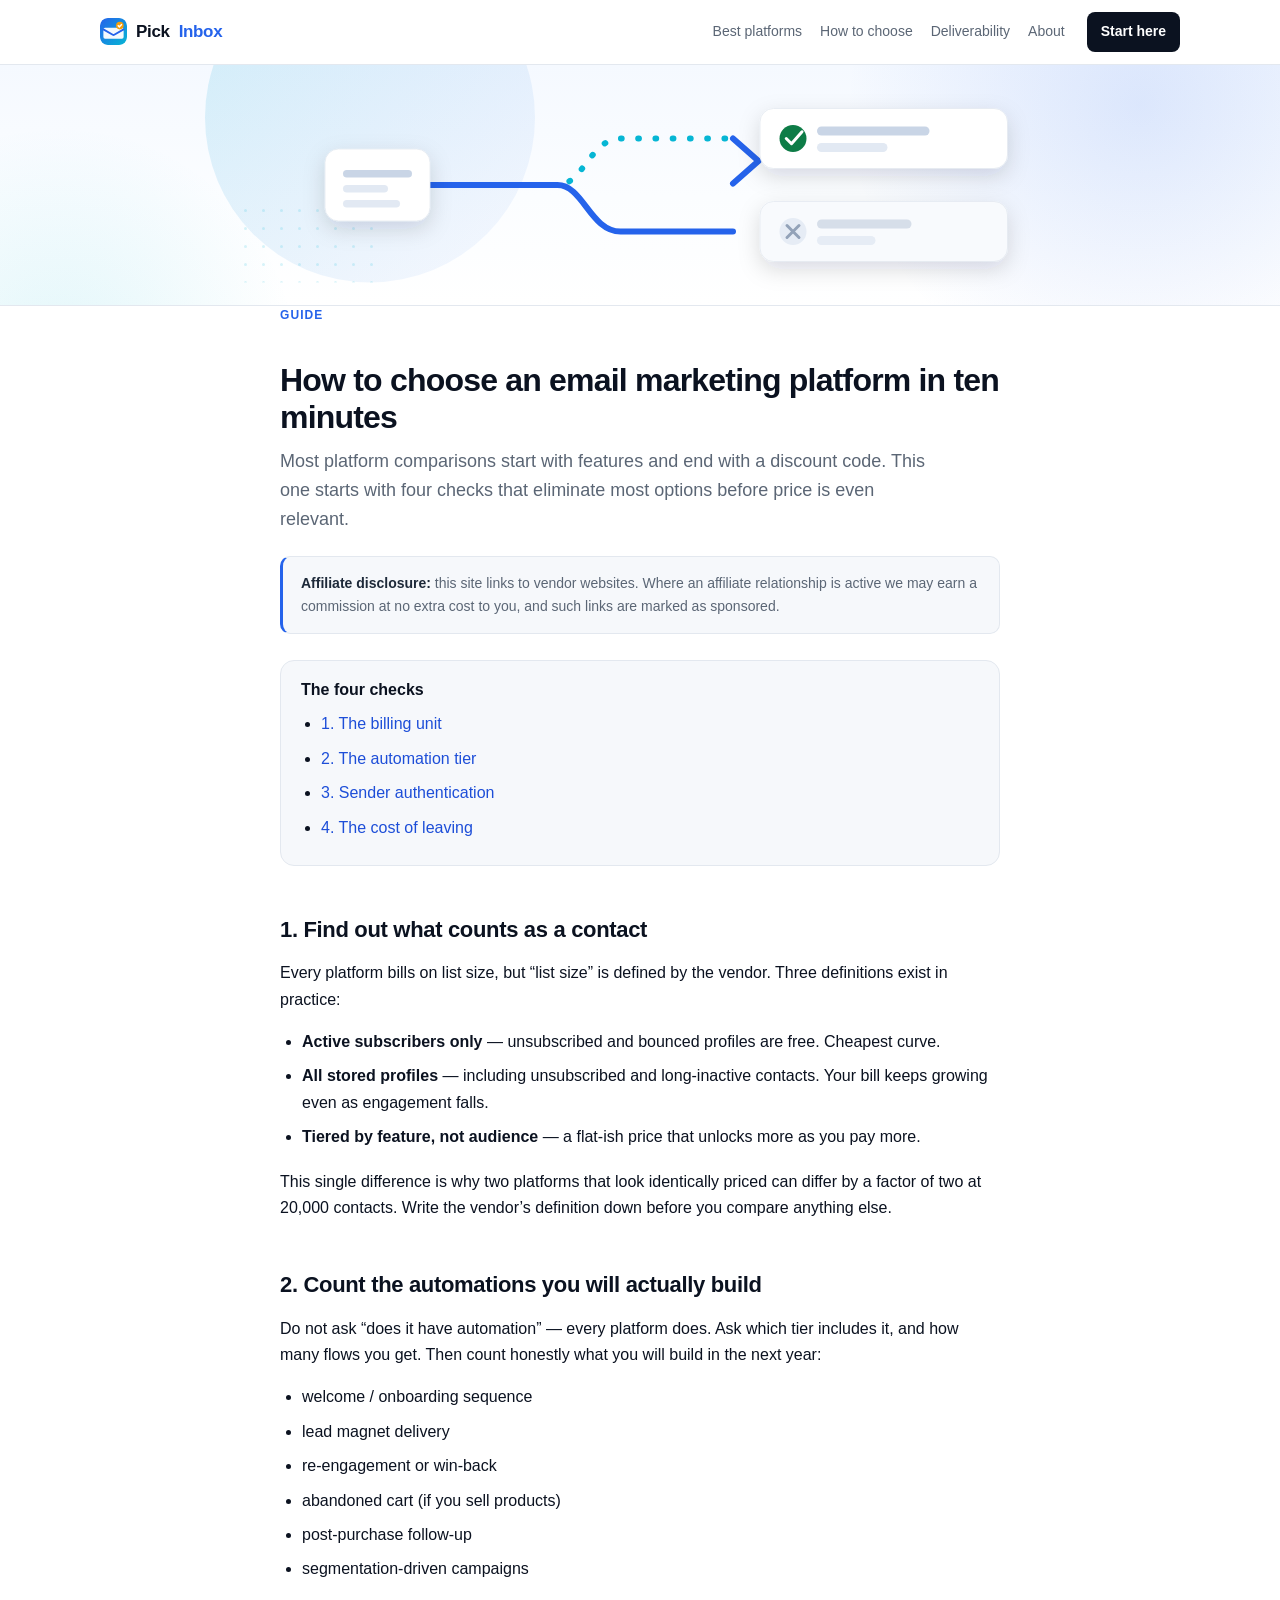
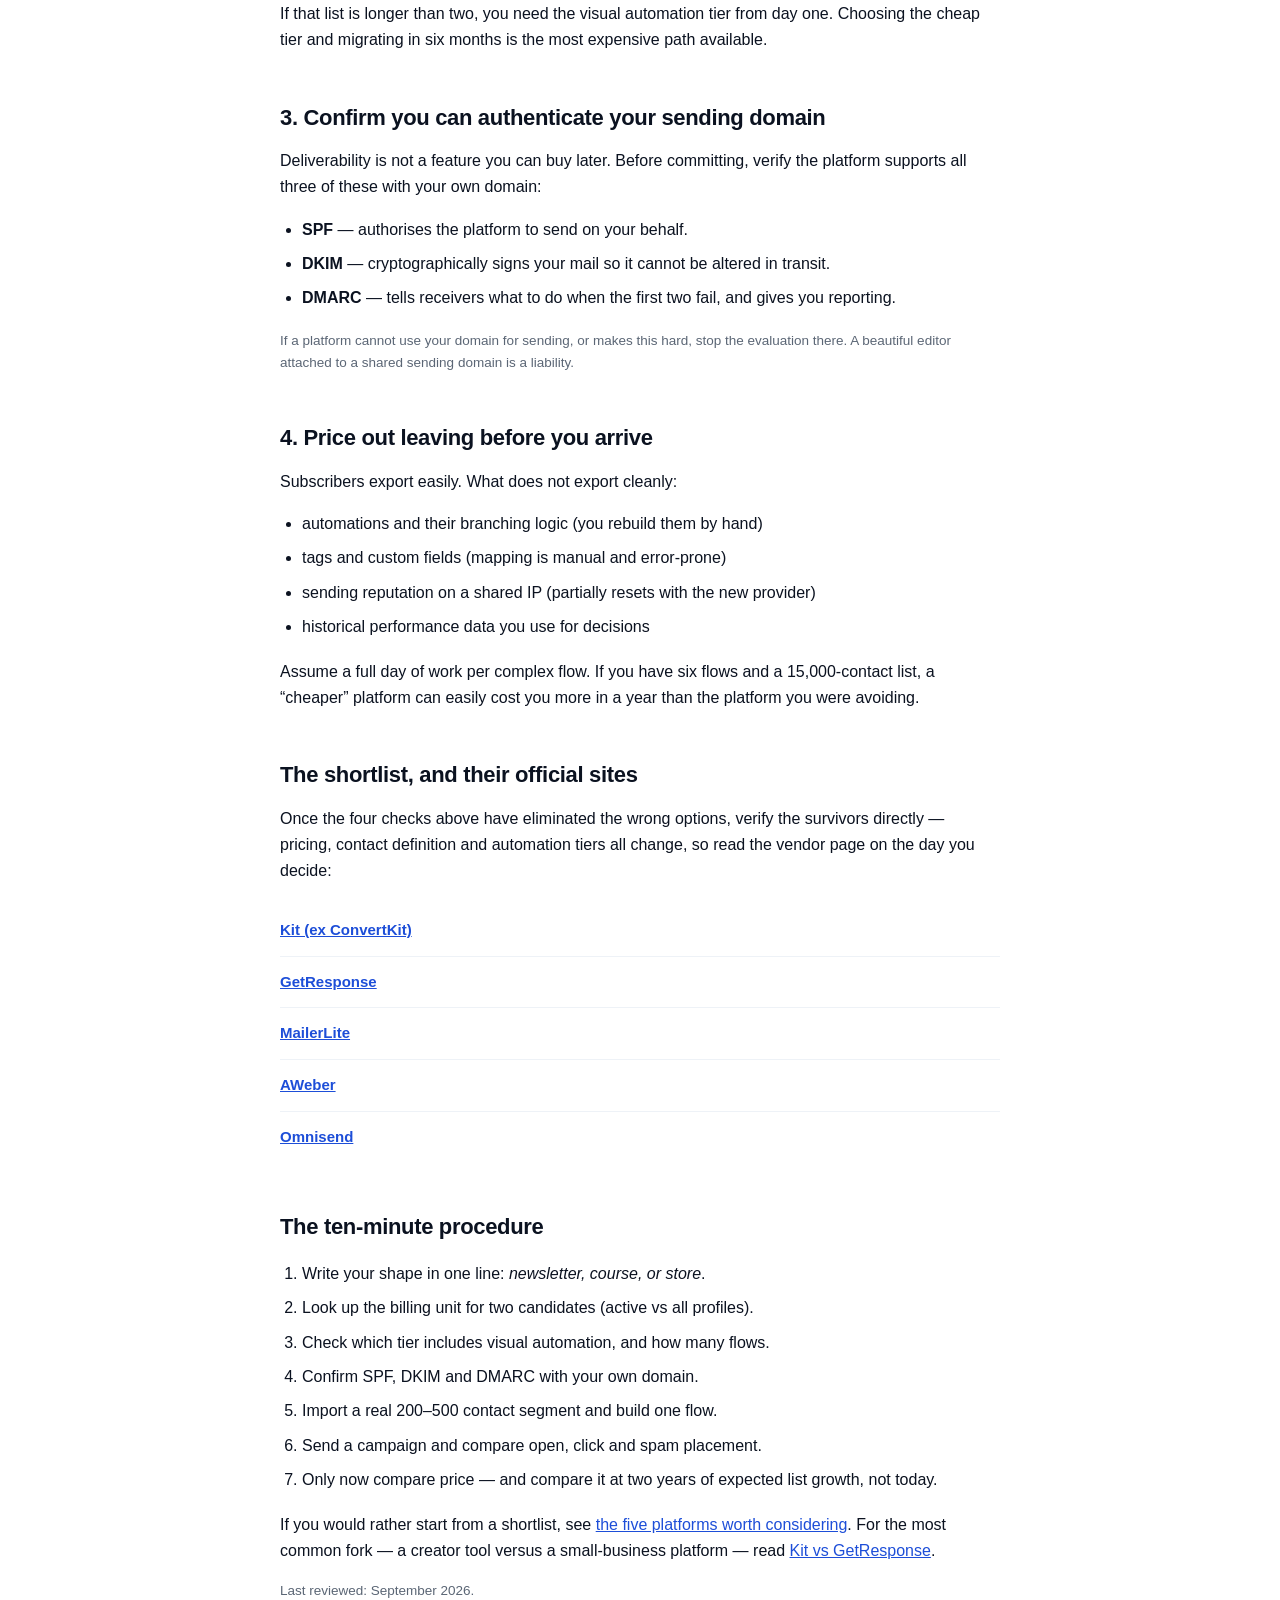
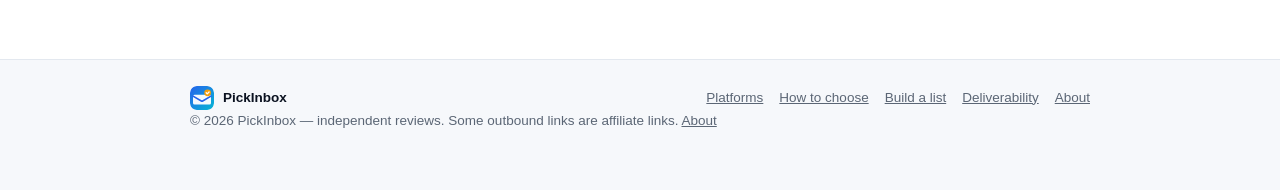
<file: how-to-choose-email-platform.html>
<!DOCTYPE html>
<html lang="en">
<head>
<meta charset="utf-8">
<meta name="viewport" content="width=device-width, initial-scale=1">
<title>How to choose an email marketing platform in ten minutes — PickInbox</title>
<meta name="description" content="A short, practical decision procedure for picking an email platform: billing unit, automation tier, sender authentication, migration cost. Do these four checks before comparing prices.">
<link rel="canonical" href="https://ostrovde.github.io/pickinbox/how-to-choose-email-platform.html">
<link rel="icon" href="assets/img/favicon.svg" type="image/svg+xml">
<meta property="og:type" content="article">
<meta property="og:title" content="How to choose an email marketing platform in ten minutes — PickInbox">
<meta property="og:description" content="A short, practical decision procedure for picking an email platform: billing unit, automation tier, sender authentication, migration cost. Do these four checks before comparing prices.">
<meta property="og:image" content="https://ostrovde.github.io/pickinbox/assets/img/og-cover.png">
<meta property="og:url" content="https://ostrovde.github.io/pickinbox/how-to-choose-email-platform.html">
<meta name="twitter:card" content="summary_large_image">
<link rel="stylesheet" href="assets/style.css">
</head>
<body>
<header>
  <div class="wrap-wide">
    <a class="brand" href="index.html"><img src="assets/img/favicon.svg" alt="">Pick<span>Inbox</span></a>
    <nav>
      <a href="best-email-marketing-platforms.html">Best platforms</a>
      <a href="how-to-choose-email-platform.html">How to choose</a>
      <a href="email-deliverability-basics.html">Deliverability</a>
      <a href="about.html">About</a>
      <a class="cta-nav" href="how-to-choose-email-platform.html">Start here</a>
    </nav>
  </div>
</header>

<section class="band band-slim">
  <div class="wrap">
    <figure class="band-art"><img src="assets/img/g-choose.svg" width="1200" height="320" alt="Decision path splitting into two branches, one ending in a tick"></figure>
  </div>
</section>

<main class="wrap article">
  <p class="kicker">Guide</p>
  <h1>How to choose an email marketing platform in ten minutes</h1>
  <p class="lede">Most platform comparisons start with features and end with a discount code.
  This one starts with four checks that eliminate most options before price is even relevant.</p>

  <div class="note"><b>Affiliate disclosure:</b> this site links to vendor websites. Where an affiliate
  relationship is active we may earn a commission at no extra cost to you, and such links are marked
  as sponsored.</div>

  <div class="toc">
    <b>The four checks</b>
    <ul>
      <li><a href="#check1">1. The billing unit</a></li>
      <li><a href="#check2">2. The automation tier</a></li>
      <li><a href="#check3">3. Sender authentication</a></li>
      <li><a href="#check4">4. The cost of leaving</a></li>
    </ul>
  </div>

  <h2 id="check1">1. Find out what counts as a contact</h2>
  <p>Every platform bills on list size, but “list size” is defined by the vendor. Three definitions
  exist in practice:</p>
  <ul>
    <li><b>Active subscribers only</b> — unsubscribed and bounced profiles are free. Cheapest curve.</li>
    <li><b>All stored profiles</b> — including unsubscribed and long-inactive contacts. Your bill
    keeps growing even as engagement falls.</li>
    <li><b>Tiered by feature, not audience</b> — a flat-ish price that unlocks more as you pay more.</li>
  </ul>
  <p>This single difference is why two platforms that look identically priced can differ by a factor
  of two at 20,000 contacts. Write the vendor’s definition down before you compare anything else.</p>

  <h2 id="check2">2. Count the automations you will actually build</h2>
  <p>Do not ask “does it have automation” — every platform does. Ask which tier includes it, and how
  many flows you get. Then count honestly what you will build in the next year:</p>
  <ul>
    <li>welcome / onboarding sequence</li>
    <li>lead magnet delivery</li>
    <li>re-engagement or win-back</li>
    <li>abandoned cart (if you sell products)</li>
    <li>post-purchase follow-up</li>
    <li>segmentation-driven campaigns</li>
  </ul>
  <p>If that list is longer than two, you need the visual automation tier from day one. Choosing the
  cheap tier and migrating in six months is the most expensive path available.</p>

  <h2 id="check3">3. Confirm you can authenticate your sending domain</h2>
  <p>Deliverability is not a feature you can buy later. Before committing, verify the platform
  supports all three of these with your own domain:</p>
  <ul>
    <li><b>SPF</b> — authorises the platform to send on your behalf.</li>
    <li><b>DKIM</b> — cryptographically signs your mail so it cannot be altered in transit.</li>
    <li><b>DMARC</b> — tells receivers what to do when the first two fail, and gives you reporting.</li>
  </ul>
  <p class="small">If a platform cannot use your domain for sending, or makes this hard, stop the
  evaluation there. A beautiful editor attached to a shared sending domain is a liability.</p>

  <h2 id="check4">4. Price out leaving before you arrive</h2>
  <p>Subscribers export easily. What does not export cleanly:</p>
  <ul>
    <li>automations and their branching logic (you rebuild them by hand)</li>
    <li>tags and custom fields (mapping is manual and error-prone)</li>
    <li>sending reputation on a shared IP (partially resets with the new provider)</li>
    <li>historical performance data you use for decisions</li>
  </ul>
  <p>Assume a full day of work per complex flow. If you have six flows and a 15,000-contact list,
  a “cheaper” platform can easily cost you more in a year than the platform you were avoiding.</p>

  <h2>The shortlist, and their official sites</h2>
  <p>Once the four checks above have eliminated the wrong options, verify the survivors directly —
  pricing, contact definition and automation tiers all change, so read the vendor page on the day you
  decide:</p>
  <ul class="vendors">
    <li><a data-out="kit" href="https://kit.com/">Kit (ex ConvertKit)</a></li>
    <li><a data-out="getresponse" href="https://www.getresponse.com/">GetResponse</a></li>
    <li><a data-out="mailerlite" href="https://www.mailerlite.com/">MailerLite</a></li>
    <li><a data-out="aweber" href="https://www.aweber.com/">AWeber</a></li>
    <li><a data-out="omnisend" href="https://www.omnisend.com/">Omnisend</a></li>
  </ul>
  <p class="small sponsored-note" hidden>Some links on this page are monetised. They carry
  <code>rel="sponsored"</code> and never affect what is recommended above.</p>

  <h2>The ten-minute procedure</h2>
  <ol>
    <li>Write your shape in one line: <i>newsletter, course, or store</i>.</li>
    <li>Look up the billing unit for two candidates (active vs all profiles).</li>
    <li>Check which tier includes visual automation, and how many flows.</li>
    <li>Confirm SPF, DKIM and DMARC with your own domain.</li>
    <li>Import a real 200–500 contact segment and build one flow.</li>
    <li>Send a campaign and compare open, click and spam placement.</li>
    <li>Only now compare price — and compare it at two years of expected list growth, not today.</li>
  </ol>

  <p>If you would rather start from a shortlist, see
  <a href="best-email-marketing-platforms.html">the five platforms worth considering</a>. For the
  most common fork — a creator tool versus a small-business platform — read
  <a href="kit-vs-getresponse.html">Kit vs GetResponse</a>.</p>

  <p class="small">Last reviewed: September 2026.</p>
</main>

<footer>
  <div class="wrap">
    <div class="foot-in">
      <span class="foot-brand"><img src="assets/img/favicon.svg" alt="">PickInbox</span>
      <span class="foot-links">
        <a href="best-email-marketing-platforms.html">Platforms</a>
        <a href="how-to-choose-email-platform.html">How to choose</a>
        <a href="how-to-build-an-email-list.html">Build a list</a>
        <a href="email-deliverability-basics.html">Deliverability</a>
        <a href="about.html">About</a>
      </span>
    </div>
    <p>© 2026 PickInbox — independent reviews. Some outbound links are affiliate links.
    <a href="about.html">About</a></p>
  </div>
</footer>
<script src="assets/links.js" defer></script>
</body>
</html>
</file>
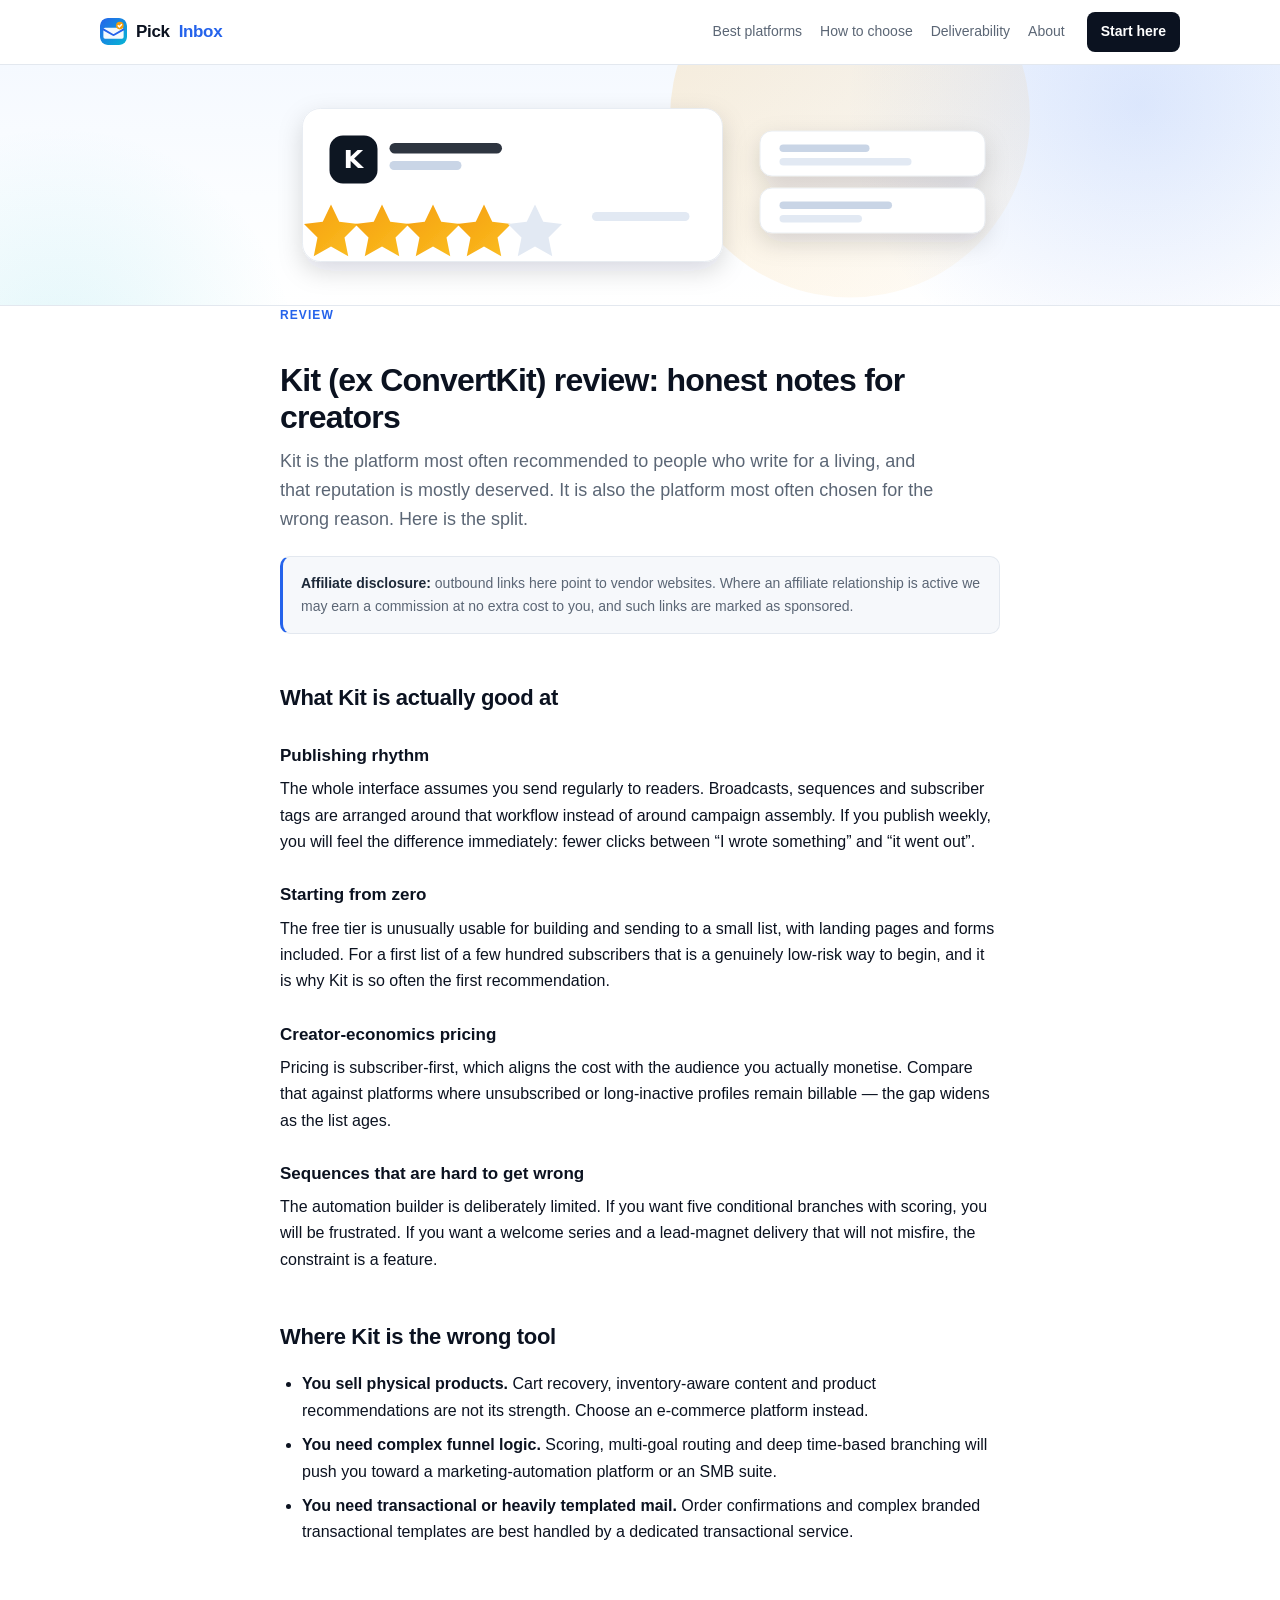
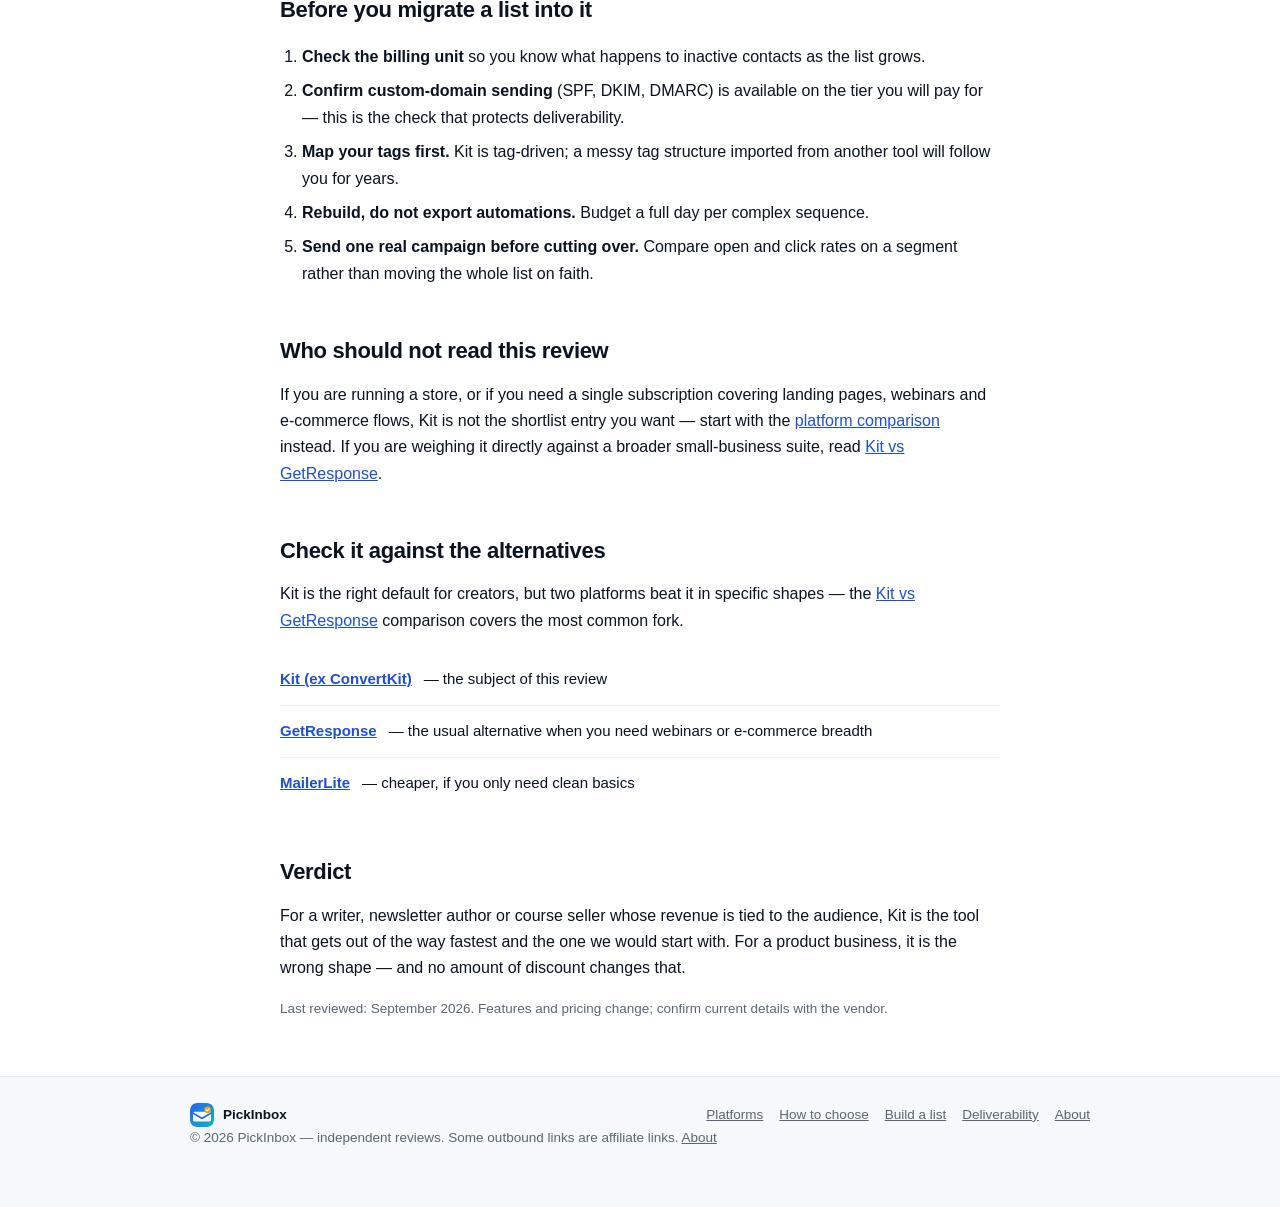
<file: kit-review.html>
<!DOCTYPE html>
<html lang="en">
<head>
<meta charset="utf-8">
<meta name="viewport" content="width=device-width, initial-scale=1">
<title>Kit (ConvertKit) review: honest notes for creators — PickInbox</title>
<meta name="description" content="A practical Kit (formerly ConvertKit) review for creators: where it is the best fit, where it is the wrong tool, and what to check before migrating a list into it.">
<link rel="canonical" href="https://ostrovde.github.io/pickinbox/kit-review.html">
<link rel="icon" href="assets/img/favicon.svg" type="image/svg+xml">
<meta property="og:type" content="article">
<meta property="og:title" content="Kit (ConvertKit) review: honest notes for creators — PickInbox">
<meta property="og:description" content="A practical Kit (formerly ConvertKit) review for creators: where it is the best fit, where it is the wrong tool, and what to check before migrating a list into it.">
<meta property="og:image" content="https://ostrovde.github.io/pickinbox/assets/img/og-cover.png">
<meta property="og:url" content="https://ostrovde.github.io/pickinbox/kit-review.html">
<meta name="twitter:card" content="summary_large_image">
<link rel="stylesheet" href="assets/style.css">
</head>
<body>
<header>
  <div class="wrap-wide">
    <a class="brand" href="index.html"><img src="assets/img/favicon.svg" alt="">Pick<span>Inbox</span></a>
    <nav>
      <a href="best-email-marketing-platforms.html">Best platforms</a>
      <a href="how-to-choose-email-platform.html">How to choose</a>
      <a href="email-deliverability-basics.html">Deliverability</a>
      <a href="about.html">About</a>
      <a class="cta-nav" href="how-to-choose-email-platform.html">Start here</a>
    </nav>
  </div>
</header>

<section class="band band-slim">
  <div class="wrap">
    <figure class="band-art"><img src="assets/img/g-review.svg" width="1200" height="320" alt="Review card with a five-star rating"></figure>
  </div>
</section>

<main class="wrap article">
  <p class="kicker">Review</p>
  <h1>Kit (ex ConvertKit) review: honest notes for creators</h1>
  <p class="lede">Kit is the platform most often recommended to people who write for a living, and
  that reputation is mostly deserved. It is also the platform most often chosen for the wrong reason.
  Here is the split.</p>

  <div class="note"><b>Affiliate disclosure:</b> outbound links here point to vendor websites. Where an
  affiliate relationship is active we may earn a commission at no extra cost to you, and such links
  are marked as sponsored.</div>

  <h2>What Kit is actually good at</h2>

  <h3>Publishing rhythm</h3>
  <p>The whole interface assumes you send regularly to readers. Broadcasts, sequences and subscriber
  tags are arranged around that workflow instead of around campaign assembly. If you publish weekly,
  you will feel the difference immediately: fewer clicks between “I wrote something” and “it went
  out”.</p>

  <h3>Starting from zero</h3>
  <p>The free tier is unusually usable for building and sending to a small list, with landing pages
  and forms included. For a first list of a few hundred subscribers that is a genuinely low-risk way
  to begin, and it is why Kit is so often the first recommendation.</p>

  <h3>Creator-economics pricing</h3>
  <p>Pricing is subscriber-first, which aligns the cost with the audience you actually monetise.
  Compare that against platforms where unsubscribed or long-inactive profiles remain billable — the
  gap widens as the list ages.</p>

  <h3>Sequences that are hard to get wrong</h3>
  <p>The automation builder is deliberately limited. If you want five conditional branches with
  scoring, you will be frustrated. If you want a welcome series and a lead-magnet delivery that will
  not misfire, the constraint is a feature.</p>

  <h2>Where Kit is the wrong tool</h2>
  <ul>
    <li><b>You sell physical products.</b> Cart recovery, inventory-aware content and product
    recommendations are not its strength. Choose an e-commerce platform instead.</li>
    <li><b>You need complex funnel logic.</b> Scoring, multi-goal routing and deep time-based
    branching will push you toward a marketing-automation platform or an SMB suite.</li>
    <li><b>You need transactional or heavily templated mail.</b> Order confirmations and complex
    branded transactional templates are best handled by a dedicated transactional service.</li>
  </ul>

  <h2>Before you migrate a list into it</h2>
  <ol>
    <li><b>Check the billing unit</b> so you know what happens to inactive contacts as the list grows.</li>
    <li><b>Confirm custom-domain sending</b> (SPF, DKIM, DMARC) is available on the tier you will pay
    for — this is the check that protects deliverability.</li>
    <li><b>Map your tags first.</b> Kit is tag-driven; a messy tag structure imported from another
    tool will follow you for years.</li>
    <li><b>Rebuild, do not export automations.</b> Budget a full day per complex sequence.</li>
    <li><b>Send one real campaign before cutting over.</b> Compare open and click rates on a segment
    rather than moving the whole list on faith.</li>
  </ol>

  <h2>Who should not read this review</h2>
  <p>If you are running a store, or if you need a single subscription covering landing pages,
  webinars and e-commerce flows, Kit is not the shortlist entry you want — start with the
  <a href="best-email-marketing-platforms.html">platform comparison</a> instead. If you are weighing
  it directly against a broader small-business suite, read
  <a href="kit-vs-getresponse.html">Kit vs GetResponse</a>.</p>

  <h2>Check it against the alternatives</h2>
  <p>Kit is the right default for creators, but two platforms beat it in specific shapes — the
  <a href="kit-vs-getresponse.html">Kit vs GetResponse</a> comparison covers the most common fork.</p>
  <ul class="vendors">
    <li><a data-out="kit" href="https://kit.com/">Kit (ex ConvertKit)</a> — the subject of this review</li>
    <li><a data-out="getresponse" href="https://www.getresponse.com/">GetResponse</a> — the usual alternative when you need webinars or e-commerce breadth</li>
    <li><a data-out="mailerlite" href="https://www.mailerlite.com/">MailerLite</a> — cheaper, if you only need clean basics</li>
  </ul>
  <p class="small sponsored-note" hidden>Some links on this page are monetised. They carry
  <code>rel="sponsored"</code> and never affect the verdict above.</p>

  <h2>Verdict</h2>
  <p>For a writer, newsletter author or course seller whose revenue is tied to the audience,
  Kit is the tool that gets out of the way fastest and the one we would start with. For a
  product business, it is the wrong shape — and no amount of discount changes that.</p>

  <p class="small">Last reviewed: September 2026. Features and pricing change; confirm current
  details with the vendor.</p>
</main>

<footer>
  <div class="wrap">
    <div class="foot-in">
      <span class="foot-brand"><img src="assets/img/favicon.svg" alt="">PickInbox</span>
      <span class="foot-links">
        <a href="best-email-marketing-platforms.html">Platforms</a>
        <a href="how-to-choose-email-platform.html">How to choose</a>
        <a href="how-to-build-an-email-list.html">Build a list</a>
        <a href="email-deliverability-basics.html">Deliverability</a>
        <a href="about.html">About</a>
      </span>
    </div>
    <p>© 2026 PickInbox — independent reviews. Some outbound links are affiliate links.
    <a href="about.html">About</a></p>
  </div>
</footer>
<script src="assets/links.js" defer></script>
</body>
</html>
</file>
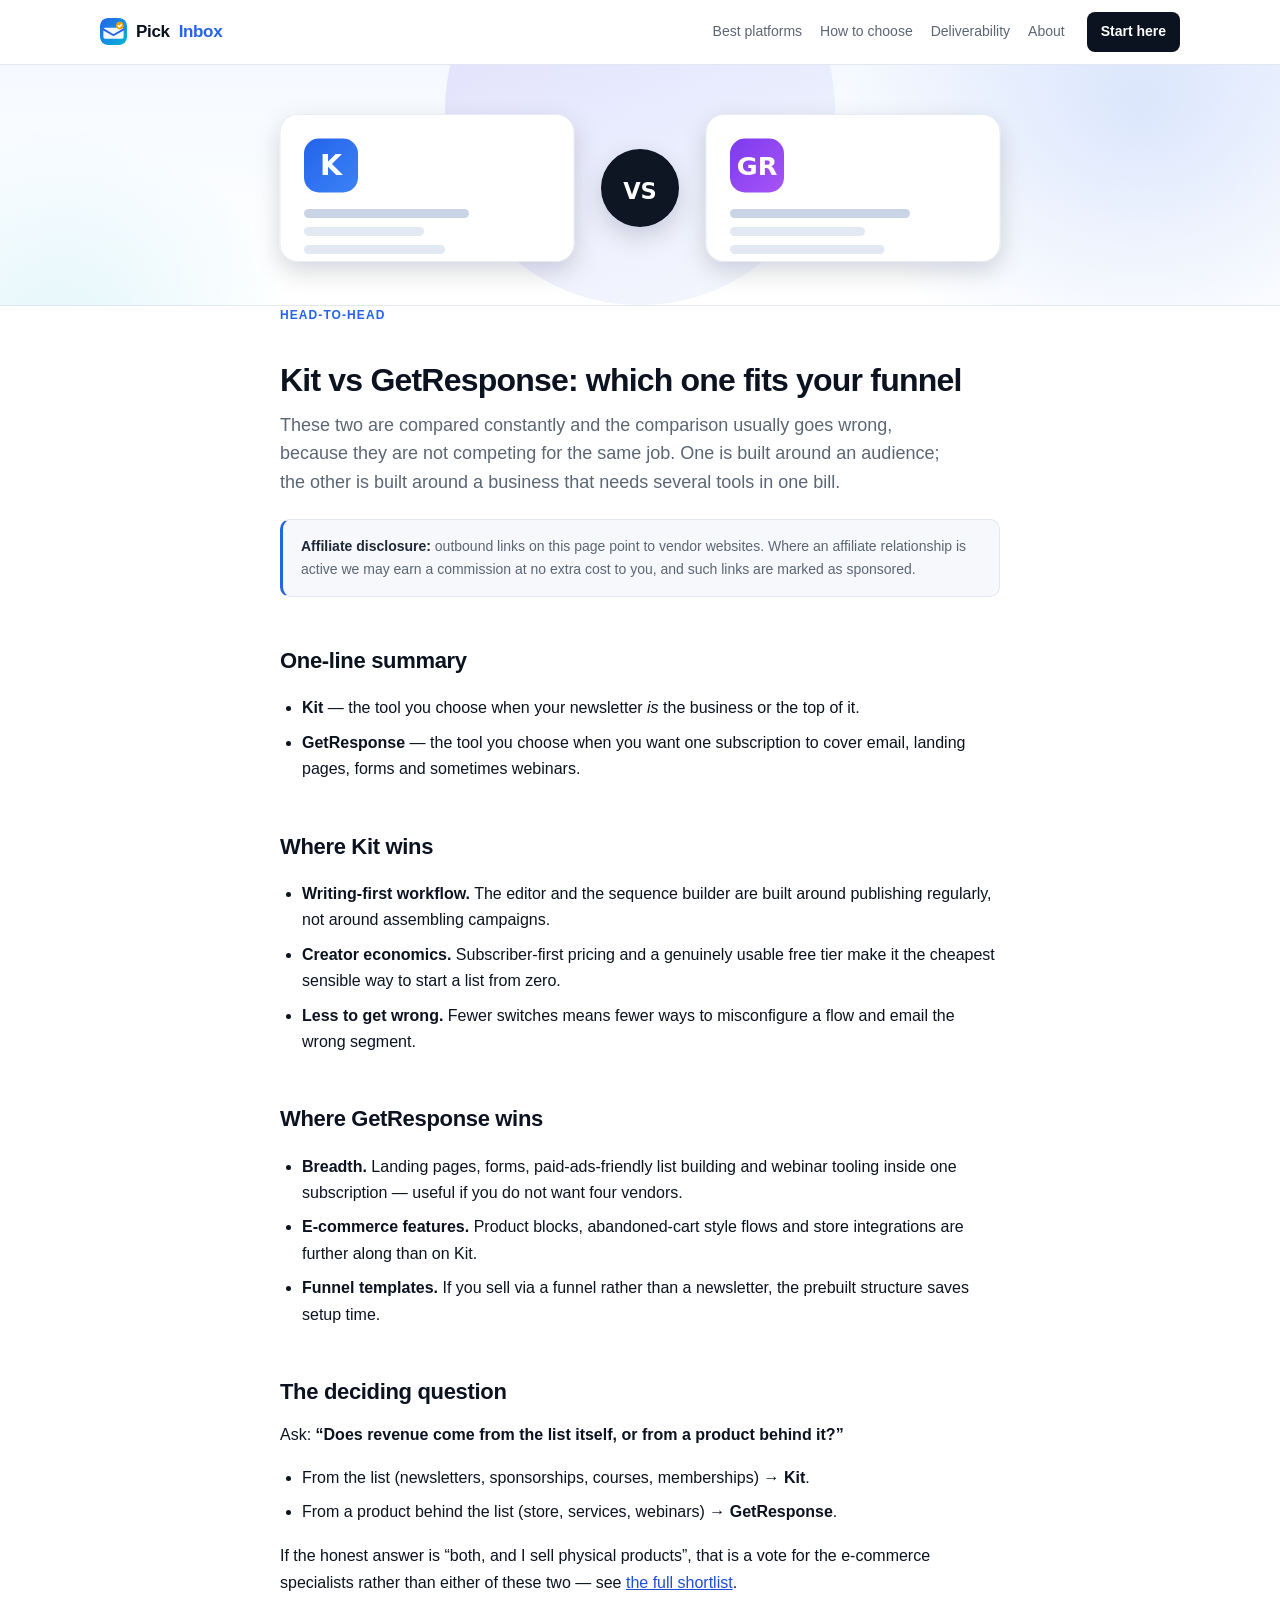
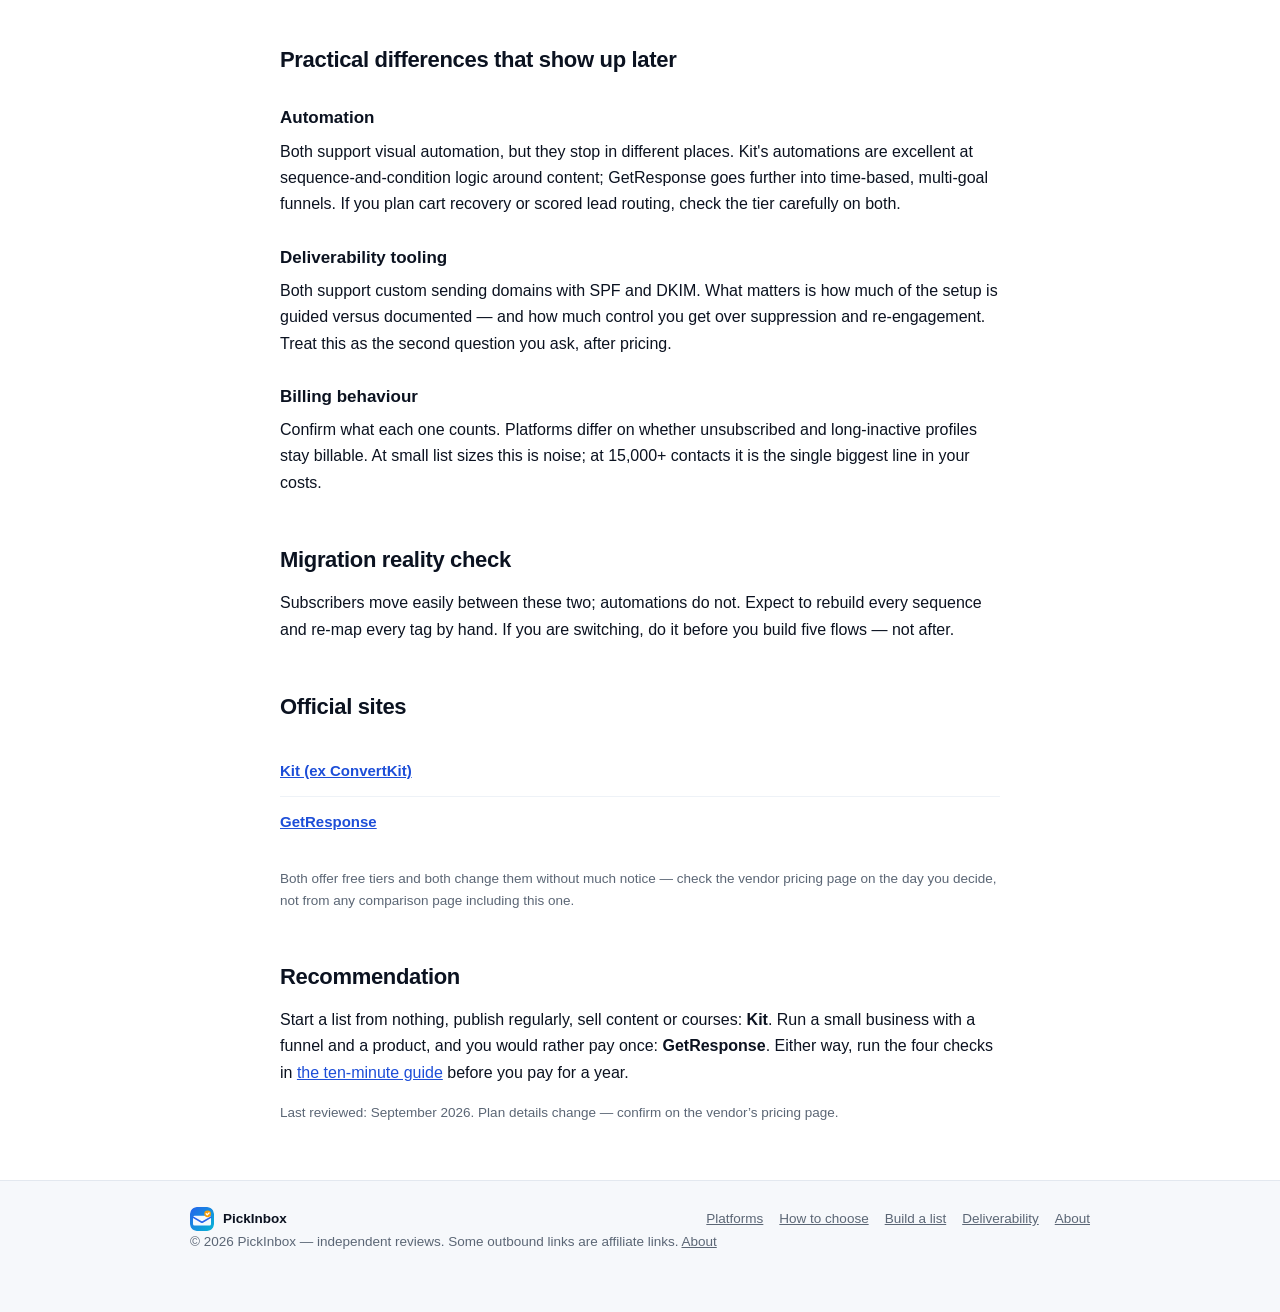
<file: kit-vs-getresponse.html>
<!DOCTYPE html>
<html lang="en">
<head>
<meta charset="utf-8">
<meta name="viewport" content="width=device-width, initial-scale=1">
<title>Kit vs GetResponse: which one fits your funnel — PickInbox</title>
<meta name="description" content="Kit (ConvertKit) versus GetResponse compared honestly: automation depth, landing pages, e-commerce, deliverability tooling and who each one is wrong for.">
<link rel="canonical" href="https://ostrovde.github.io/pickinbox/kit-vs-getresponse.html">
<link rel="icon" href="assets/img/favicon.svg" type="image/svg+xml">
<meta property="og:type" content="article">
<meta property="og:title" content="Kit vs GetResponse: which one fits your funnel — PickInbox">
<meta property="og:description" content="Kit (ConvertKit) versus GetResponse compared honestly: automation depth, landing pages, e-commerce, deliverability tooling and who each one is wrong for.">
<meta property="og:image" content="https://ostrovde.github.io/pickinbox/assets/img/og-cover.png">
<meta property="og:url" content="https://ostrovde.github.io/pickinbox/kit-vs-getresponse.html">
<meta name="twitter:card" content="summary_large_image">
<link rel="stylesheet" href="assets/style.css">
</head>
<body>
<header>
  <div class="wrap-wide">
    <a class="brand" href="index.html"><img src="assets/img/favicon.svg" alt="">Pick<span>Inbox</span></a>
    <nav>
      <a href="best-email-marketing-platforms.html">Best platforms</a>
      <a href="how-to-choose-email-platform.html">How to choose</a>
      <a href="email-deliverability-basics.html">Deliverability</a>
      <a href="about.html">About</a>
      <a class="cta-nav" href="how-to-choose-email-platform.html">Start here</a>
    </nav>
  </div>
</header>

<section class="band band-slim">
  <div class="wrap">
    <figure class="band-art"><img src="assets/img/g-duel.svg" width="1200" height="320" alt="Two platforms facing each other across a versus badge"></figure>
  </div>
</section>

<main class="wrap article">
  <p class="kicker">Head-to-head</p>
  <h1>Kit vs GetResponse: which one fits your funnel</h1>
  <p class="lede">These two are compared constantly and the comparison usually goes wrong, because they
  are not competing for the same job. One is built around an audience; the other is built around a
  business that needs several tools in one bill.</p>

  <div class="note"><b>Affiliate disclosure:</b> outbound links on this page point to vendor websites.
  Where an affiliate relationship is active we may earn a commission at no extra cost to you, and such
  links are marked as sponsored.</div>

  <h2>One-line summary</h2>
  <ul>
    <li><b>Kit</b> — the tool you choose when your newsletter <i>is</i> the business or the top of it.</li>
    <li><b>GetResponse</b> — the tool you choose when you want one subscription to cover email,
    landing pages, forms and sometimes webinars.</li>
  </ul>

  <h2>Where Kit wins</h2>
  <ul>
    <li><b>Writing-first workflow.</b> The editor and the sequence builder are built around
    publishing regularly, not around assembling campaigns.</li>
    <li><b>Creator economics.</b> Subscriber-first pricing and a genuinely usable free tier make it
    the cheapest sensible way to start a list from zero.</li>
    <li><b>Less to get wrong.</b> Fewer switches means fewer ways to misconfigure a flow and email the
    wrong segment.</li>
  </ul>

  <h2>Where GetResponse wins</h2>
  <ul>
    <li><b>Breadth.</b> Landing pages, forms, paid-ads-friendly list building and webinar tooling
    inside one subscription — useful if you do not want four vendors.</li>
    <li><b>E-commerce features.</b> Product blocks, abandoned-cart style flows and store integrations
    are further along than on Kit.</li>
    <li><b>Funnel templates.</b> If you sell via a funnel rather than a newsletter, the prebuilt
    structure saves setup time.</li>
  </ul>

  <h2>The deciding question</h2>
  <p>Ask: <b>“Does revenue come from the list itself, or from a product behind it?”</b></p>
  <ul>
    <li>From the list (newsletters, sponsorships, courses, memberships) → <b>Kit</b>.</li>
    <li>From a product behind the list (store, services, webinars) → <b>GetResponse</b>.</li>
  </ul>
  <p>If the honest answer is “both, and I sell physical products”, that is a vote for the
  e-commerce specialists rather than either of these two — see
  <a href="best-email-marketing-platforms.html">the full shortlist</a>.</p>

  <h2>Practical differences that show up later</h2>

  <h3>Automation</h3>
  <p>Both support visual automation, but they stop in different places. Kit's automations are
  excellent at sequence-and-condition logic around content; GetResponse goes further into
  time-based, multi-goal funnels. If you plan cart recovery or scored lead routing, check the tier
  carefully on both.</p>

  <h3>Deliverability tooling</h3>
  <p>Both support custom sending domains with SPF and DKIM. What matters is how much of the setup is
  guided versus documented — and how much control you get over suppression and re-engagement.
  Treat this as the second question you ask, after pricing.</p>

  <h3>Billing behaviour</h3>
  <p>Confirm what each one counts. Platforms differ on whether unsubscribed and long-inactive
  profiles stay billable. At small list sizes this is noise; at 15,000+ contacts it is the single
  biggest line in your costs.</p>

  <h2>Migration reality check</h2>
  <p>Subscribers move easily between these two; automations do not. Expect to rebuild every sequence
  and re-map every tag by hand. If you are switching, do it before you build five flows — not after.</p>

  <h2>Official sites</h2>
  <ul class="vendors">
    <li><a data-out="kit" href="https://kit.com/">Kit (ex ConvertKit)</a></li>
    <li><a data-out="getresponse" href="https://www.getresponse.com/">GetResponse</a></li>
  </ul>
  <p class="small">Both offer free tiers and both change them without much notice — check the vendor
  pricing page on the day you decide, not from any comparison page including this one.</p>

  <h2>Recommendation</h2>
  <p>Start a list from nothing, publish regularly, sell content or courses:
  <b>Kit</b>. Run a small business with a funnel and a product, and you would rather pay once:
  <b>GetResponse</b>. Either way, run the four checks in
  <a href="how-to-choose-email-platform.html">the ten-minute guide</a> before you pay for a year.</p>

  <p class="small">Last reviewed: September 2026. Plan details change — confirm on the vendor’s
  pricing page.</p>
</main>

<footer>
  <div class="wrap">
    <div class="foot-in">
      <span class="foot-brand"><img src="assets/img/favicon.svg" alt="">PickInbox</span>
      <span class="foot-links">
        <a href="best-email-marketing-platforms.html">Platforms</a>
        <a href="how-to-choose-email-platform.html">How to choose</a>
        <a href="how-to-build-an-email-list.html">Build a list</a>
        <a href="email-deliverability-basics.html">Deliverability</a>
        <a href="about.html">About</a>
      </span>
    </div>
    <p>© 2026 PickInbox — independent reviews. Some outbound links are affiliate links.
    <a href="about.html">About</a></p>
  </div>
</footer>
<script src="assets/links.js" defer></script>
</body>
</html>
</file>
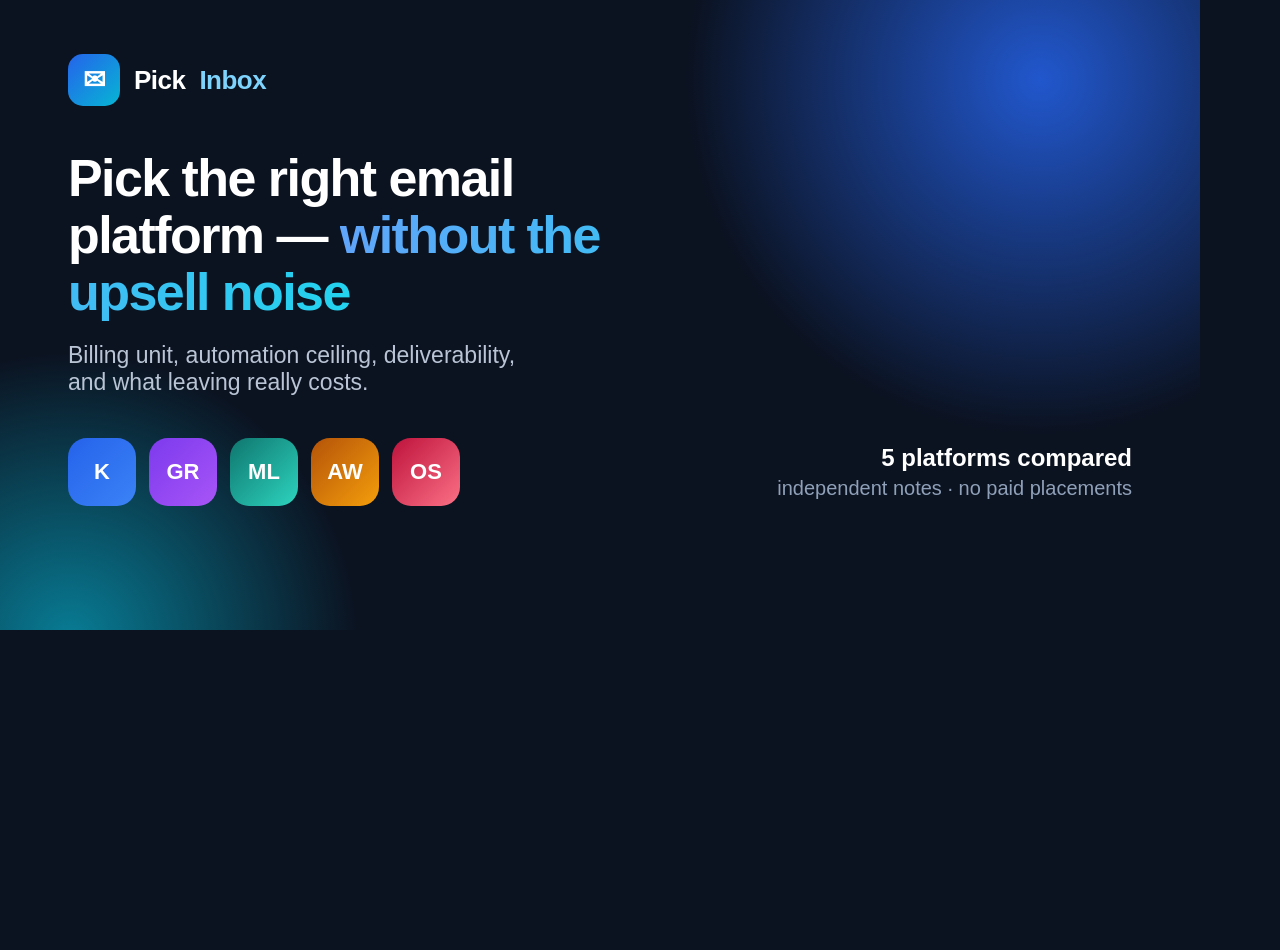
<file: assets/img/_src/og-cover.html>
<!DOCTYPE html>
<html lang="en">
<head>
<meta charset="utf-8">
<title>PickInbox og-cover source</title>
<!-- Rendered to assets/img/og-cover.png (1200x630) with Edge headless:
     msedge --headless=new --disable-gpu --hide-scrollbars --window-size=1200,630
            --screenshot=../og-cover.png og-cover.html
     Kept in the repo so the social banner is reproducible, not a lost artefact. -->
<style>
  *{box-sizing:border-box;margin:0}
  html,body{width:1200px;height:630px;overflow:hidden}
  body{font-family:-apple-system,BlinkMacSystemFont,"Segoe UI",Roboto,Helvetica,Arial,sans-serif;
       background:#0b1220;color:#fff;position:relative}
  .glow{position:absolute;border-radius:50%}
  .g1{width:760px;height:760px;right:-220px;top:-300px;
      background:radial-gradient(circle,rgba(37,99,235,.85),rgba(37,99,235,0) 66%)}
  .g2{width:620px;height:620px;left:-240px;bottom:-320px;
      background:radial-gradient(circle,rgba(6,182,212,.65),rgba(6,182,212,0) 66%)}
  .inner{position:relative;height:100%;padding:54px 68px 48px;display:flex;flex-direction:column}
  .brand{display:flex;align-items:center;gap:14px;font-size:26px;font-weight:700;
         letter-spacing:-.02em}
  .mark{width:52px;height:52px;border-radius:15px;background:linear-gradient(135deg,#2563eb,#06b6d4);
        display:grid;place-items:center;font-size:27px}
  .brand em{font-style:normal;color:#7dd3fc}
  h1{font-size:52px;line-height:1.1;letter-spacing:-.03em;margin-top:44px;max-width:21ch}
  h1 u{text-decoration:none;background:linear-gradient(90deg,#60a5fa,#22d3ee);
      -webkit-background-clip:text;background-clip:text;color:transparent}
  p{margin-top:20px;font-size:23px;color:#b9c4d4;max-width:38ch}
  .row{margin-top:42px;display:flex;align-items:center;gap:13px}
  .tile{width:68px;height:68px;border-radius:19px;display:grid;place-items:center;
        font-weight:800;font-size:22px}
  .k{background:linear-gradient(135deg,#2563eb,#3b82f6)}
  .gr{background:linear-gradient(135deg,#7c3aed,#a855f7)}
  .ml{background:linear-gradient(135deg,#0f766e,#2dd4bf)}
  .aw{background:linear-gradient(135deg,#b45309,#f59e0b)}
  .os{background:linear-gradient(135deg,#be123c,#fb7185)}
  .tag{margin-left:auto;font-size:20px;color:#8fa0b8;text-align:right;line-height:1.4}
  .tag b{color:#fff;display:block;font-size:24px}
</style>
</head>
<body>
  <div class="glow g1"></div>
  <div class="glow g2"></div>
  <div class="inner">
    <div class="brand"><span class="mark">✉</span>Pick<em>Inbox</em></div>
    <h1>Pick the right email platform — <u>without the upsell noise</u></h1>
    <p>Billing unit, automation ceiling, deliverability, and what leaving really costs.</p>
    <div class="row">
      <span class="tile k">K</span>
      <span class="tile gr">GR</span>
      <span class="tile ml">ML</span>
      <span class="tile aw">AW</span>
      <span class="tile os">OS</span>
      <span class="tag"><b>5 platforms compared</b>independent notes · no paid placements</span>
    </div>
  </div>
</body>
</html>
</file>
<file: assets/style.css>
/* PickInbox — design system. One file, no build step. */

:root{
  --ink:#0b1220; --ink-2:#1d2939; --muted:#5b6675; --line:#e3e8ef; --line-2:#eef2f7;
  --bg:#fff; --soft:#f6f8fb; --soft-2:#eef4ff;
  --accent:#2563eb; --accent-ink:#1d4ed8; --accent-2:#06b6d4;
  --violet:#7c3aed; --warm:#f59e0b; --ok:#0f7b46; --warn:#8a5a00;
  --shadow-1:0 1px 2px rgba(11,18,32,.05), 0 8px 24px rgba(11,18,32,.06);
  --shadow-2:0 2px 6px rgba(11,18,32,.06), 0 18px 44px rgba(11,18,32,.10);
  --radius:14px; --radius-lg:22px;
  --font:-apple-system,BlinkMacSystemFont,"Segoe UI",Roboto,Helvetica,Arial,sans-serif;
}

*{box-sizing:border-box}
html{-webkit-text-size-adjust:100%;scroll-behavior:smooth}
body{margin:0;background:var(--bg);color:var(--ink);font:16px/1.65 var(--font);
     -webkit-font-smoothing:antialiased}
img{max-width:100%}
a{color:var(--accent-ink)}
.wrap{max-width:940px;margin:0 auto;padding:0 20px}
.wrap-wide{max-width:1120px;margin:0 auto;padding:0 20px}

/* ---------- header ---------- */
header{position:sticky;top:0;z-index:20;background:rgba(255,255,255,.88);
       backdrop-filter:saturate(180%) blur(10px);border-bottom:1px solid var(--line)}
header .wrap-wide{display:flex;align-items:center;justify-content:space-between;height:64px;gap:18px}
.brand{display:flex;align-items:center;gap:9px;font-weight:700;letter-spacing:-.02em;
       font-size:17px;text-decoration:none;color:var(--ink)}
.brand img{width:27px;height:27px;border-radius:8px;display:block}
.brand span{color:var(--accent)}
nav{display:flex;align-items:center;gap:4px;overflow-x:auto;scrollbar-width:none}
nav::-webkit-scrollbar{display:none}
nav a{margin-left:14px;font-size:14px;text-decoration:none;color:var(--muted);white-space:nowrap}
nav a:hover{color:var(--ink)}
nav a.cta-nav{margin-left:18px;color:#fff;background:var(--ink);padding:8px 14px;border-radius:8px;
              font-weight:600}
nav a.cta-nav:hover{background:var(--accent)}

/* ---------- hero band ---------- */
.band{position:relative;overflow:hidden;border-bottom:1px solid var(--line);
      background:linear-gradient(180deg,#f5f9ff 0%,#fbfdff 55%,#fff 100%)}
.band::before{content:"";position:absolute;width:640px;height:640px;right:-180px;top:-280px;
      border-radius:50%;background:radial-gradient(circle,rgba(37,99,235,.13),transparent 65%)}
.band::after{content:"";position:absolute;width:520px;height:520px;left:-200px;bottom:-320px;
      border-radius:50%;background:radial-gradient(circle,rgba(6,182,212,.12),transparent 65%)}
.band > *{position:relative;z-index:1}
.band-in{display:grid;gap:26px;align-items:center;padding:38px 20px 34px}
@media(min-width:900px){.band-in{grid-template-columns:1.06fr .94fr;gap:34px;
      padding:58px 20px 52px}}
.band-slim .band-in{grid-template-columns:1fr;padding:36px 20px 30px}
@media(min-width:900px){.band-slim .band-in{padding:50px 20px 42px}}
.band h1{font-size:34px;line-height:1.12;letter-spacing:-.025em;margin:10px 0 12px}
@media(min-width:900px){.band h1{font-size:44px}}
.band-art{margin:0}
.band-art img{display:block;width:100%;height:auto}
.hchip{display:inline-flex;align-items:center;gap:8px;background:#fff;border:1px solid var(--line);
      border-radius:999px;padding:6px 13px;font-size:13px;font-weight:600;color:var(--ink-2);
      box-shadow:var(--shadow-1)}
.hchip i{width:8px;height:8px;border-radius:50%;background:var(--ok);display:block}

.kicker{text-transform:uppercase;letter-spacing:.09em;font-size:12px;font-weight:700;
        color:var(--accent);margin:0}
.lede{font-size:18px;line-height:1.6;color:var(--muted);margin:0;max-width:66ch}

/* wide illustration strip under a page band */
.art-wide{margin:22px auto 0}
.art-wide img{display:block;width:100%;height:auto;border:1px solid var(--line);
      border-radius:var(--radius-lg);background:#fff;box-shadow:var(--shadow-1)}

/* ---------- typography ---------- */
h1{font-size:32px;line-height:1.15;letter-spacing:-.025em;margin:36px 0 12px}
h2{font-size:22px;letter-spacing:-.015em;margin:40px 0 12px;padding-top:6px}
h3{font-size:17px;margin:26px 0 6px}
p{margin:0 0 16px}
strong,b{color:var(--ink)}
.small{font-size:13.5px;color:var(--muted)}
.article{max-width:760px}
.article > .lede{margin-bottom:8px}

/* ---------- blocks ---------- */
.note{background:var(--soft);border:1px solid var(--line);border-left:3px solid var(--accent);
      padding:15px 18px;border-radius:10px;font-size:14px;color:var(--muted);margin:22px 0}
.note.warn{border-left-color:var(--warm)}
.note b{color:var(--ink-2)}

.takeaway{background:linear-gradient(180deg,#f7faff,#fff);border:1px solid var(--line);
      border-radius:var(--radius);padding:18px 20px;margin:26px 0;box-shadow:var(--shadow-1)}
.takeaway h3{margin:0 0 8px;font-size:15px;text-transform:uppercase;letter-spacing:.06em;
      color:var(--accent)}
.takeaway ul{margin:0;padding-left:20px}
.takeaway li{margin:6px 0}

.cta{background:var(--ink);color:#fff;border-radius:var(--radius-lg);padding:26px 26px 24px;
     margin:36px 0 8px;position:relative;overflow:hidden}
.cta::after{content:"";position:absolute;width:420px;height:420px;right:-160px;top:-220px;
     border-radius:50%;background:radial-gradient(circle,rgba(37,99,235,.55),transparent 65%)}
.cta > *{position:relative;z-index:1}
.cta h2{margin:0 0 8px;color:#fff;padding-top:0}
.cta p{color:#b9c4d4;margin:0 0 18px;font-size:15px}
.cta .btn{margin-right:10px}

/* ---------- buttons ---------- */
.btn{display:inline-block;background:var(--accent);color:#fff;text-decoration:none;
     padding:12px 20px;border-radius:10px;font-weight:650;font-size:15px;border:0;
     box-shadow:0 6px 18px rgba(37,99,235,.28);transition:transform .12s ease, background .12s ease}
.btn:hover{background:var(--accent-ink);transform:translateY(-1px)}
.btn-ghost{background:transparent;color:#fff;border:1px solid rgba(255,255,255,.3);
     box-shadow:none;font-weight:600}
.btn-ghost:hover{background:rgba(255,255,255,.1);transform:none}
.btn-light{background:#fff;color:var(--ink);box-shadow:var(--shadow-1)}
.btn-light:hover{background:#f2f6ff;color:var(--ink)}

/* ---------- cards ---------- */
.cards{display:grid;grid-template-columns:1fr;gap:18px;margin:22px 0 8px}
@media(min-width:680px){.cards{grid-template-columns:1fr 1fr}}
.card{border:1px solid var(--line);border-radius:var(--radius-lg);background:#fff;
      overflow:hidden;display:flex;flex-direction:column;box-shadow:var(--shadow-1);
      transition:transform .14s ease, box-shadow .14s ease}
.card:hover{transform:translateY(-3px);box-shadow:var(--shadow-2)}
.card .thumb{display:block;background:linear-gradient(180deg,#f4f8ff,#fff);
      border-bottom:1px solid var(--line-2);padding:10px 8px}
.card .thumb img{display:block;width:100%;height:118px;object-fit:contain}
.card .body{padding:18px 20px 20px;display:flex;flex-direction:column;flex:1}
.card h3{margin:2px 0 8px;font-size:17.5px;letter-spacing:-.01em}
.card p{margin:0 0 14px;color:var(--muted);font-size:14.5px}
.card a.more{margin-top:auto;font-size:14px;font-weight:650;text-decoration:none}
.card a.more:hover{text-decoration:underline}
.tag{font-size:11px;text-transform:uppercase;letter-spacing:.07em;color:var(--accent);
     font-weight:700}

/* ---------- platform tiles ---------- */
.tiles{display:grid;gap:14px;margin:22px 0 10px}
@media(min-width:620px){.tiles{grid-template-columns:1fr 1fr}}
@media(min-width:940px){.tiles{grid-template-columns:repeat(3,1fr)}}
.tile{border:1px solid var(--line);border-radius:var(--radius);background:#fff;padding:18px;
      box-shadow:var(--shadow-1)}
.tile-top{display:flex;align-items:center;gap:12px;margin-bottom:12px}
.mono{width:44px;height:44px;border-radius:13px;display:grid;place-items:center;
      font-weight:800;font-size:17px;color:#fff;letter-spacing:-.02em;flex:none}
.mono.kit{background:linear-gradient(135deg,#2563eb,#3b82f6)}
.mono.gr{background:linear-gradient(135deg,#7c3aed,#a855f7)}
.mono.ml{background:linear-gradient(135deg,#0f766e,#2dd4bf)}
.mono.aw{background:linear-gradient(135deg,#b45309,#f59e0b)}
.mono.os{background:linear-gradient(135deg,#be123c,#fb7185)}
.tile h3{margin:0;font-size:16px}
.tile .for{margin:0;font-size:13px;color:var(--muted)}
.tile .score{margin-top:14px}
.tile .hurt{margin:12px 0 0;font-size:13.5px;color:var(--muted)}
.tile .hurt b{color:var(--warn);font-weight:600}

/* ---------- score bars ---------- */
.score{display:flex;align-items:center;gap:10px}
.score .track{flex:1;height:8px;border-radius:999px;background:var(--line-2);overflow:hidden}
.score .fill{display:block;height:100%;border-radius:999px;
      background:linear-gradient(90deg,var(--accent),var(--accent-2))}
.score .fill.warm{background:linear-gradient(90deg,#f59e0b,#fbbf24)}
.score .val{font-size:13px;font-weight:700;color:var(--ink-2);min-width:34px;text-align:right}

/* ---------- tables ---------- */
.tablewrap{overflow-x:auto;margin:20px 0;border:1px solid var(--line);border-radius:var(--radius);
      box-shadow:var(--shadow-1);background:#fff}
table{width:100%;border-collapse:collapse;font-size:14.5px;min-width:560px}
th,td{text-align:left;padding:13px 15px;border-bottom:1px solid var(--line-2);vertical-align:top}
tbody tr:last-child td{border-bottom:0}
th{background:var(--soft);font-weight:700;font-size:12px;color:var(--muted);
   text-transform:uppercase;letter-spacing:.05em}
tbody tr:hover{background:#fbfcfe}
.good{color:var(--ok);font-weight:650}
.bad{color:var(--warn);font-weight:600}

/* ---------- lists ---------- */
ul,ol{padding-left:22px}
li{margin:8px 0}
.article ul,.article ol{margin-bottom:18px}
.toc{background:var(--soft);border:1px solid var(--line);border-radius:var(--radius);
     padding:16px 20px;margin:26px 0}
.toc p{margin:0 0 6px;font-size:12px;text-transform:uppercase;letter-spacing:.07em;
     font-weight:700;color:var(--muted)}
.toc ul{margin:0;padding-left:20px}
.toc a{text-decoration:none}
.toc a:hover{text-decoration:underline}

ul.vendors{list-style:none;padding-left:0;margin:20px 0}
ul.vendors li{display:flex;align-items:flex-start;gap:12px;padding:13px 0;
     border-top:1px solid var(--line-2);margin:0;font-size:15px}
ul.vendors li:first-child{border-top:0}
ul.vendors a{font-weight:650}
ul.vendors .what{color:var(--muted);font-size:14px}

.artlist{list-style:none;padding:0;margin:18px 0}
.artlist li{border-top:1px solid var(--line-2);padding:0;margin:0}
.artlist li:first-child{border-top:0}
.artlist a{display:flex;align-items:center;gap:14px;padding:15px 4px;text-decoration:none;
     color:var(--ink)}
.artlist a:hover{background:#fbfcfe}
.artlist .num{font-size:12px;font-weight:700;color:var(--muted);width:22px;flex:none}
.artlist .t{font-weight:600;font-size:15.5px;letter-spacing:-.01em}
.artlist .arrow{margin-left:auto;color:var(--muted);font-size:14px}

/* ---------- misc ---------- */
.badges{display:flex;flex-wrap:wrap;gap:8px;margin:16px 0 4px}
.badge{display:inline-flex;align-items:center;gap:6px;font-size:12.5px;font-weight:650;
     padding:5px 11px;border-radius:999px;background:var(--soft-2);color:var(--accent-ink);
     border:1px solid #d6e4ff}
.badge.warm{background:#fff7e8;color:var(--warn);border-color:#f6e3bd}
.badge.ok{background:#e9f7ef;color:var(--ok);border-color:#c8ead8}
code{background:var(--soft);border:1px solid var(--line);border-radius:5px;padding:1px 6px;
     font-size:13.5px}
hr{border:0;border-top:1px solid var(--line);margin:34px 0}

/* ---------- footer ---------- */
footer{border-top:1px solid var(--line);margin-top:56px;padding:26px 0 42px;
       font-size:13.5px;color:var(--muted);background:var(--soft)}
footer a{color:var(--muted)}
.foot-in{display:flex;flex-wrap:wrap;gap:14px 26px;align-items:center;justify-content:space-between}
.foot-brand{display:flex;align-items:center;gap:9px;font-weight:700;color:var(--ink)}
.foot-brand img{width:24px;height:24px;border-radius:7px}
.foot-links{display:flex;flex-wrap:wrap;gap:16px}
</file>
